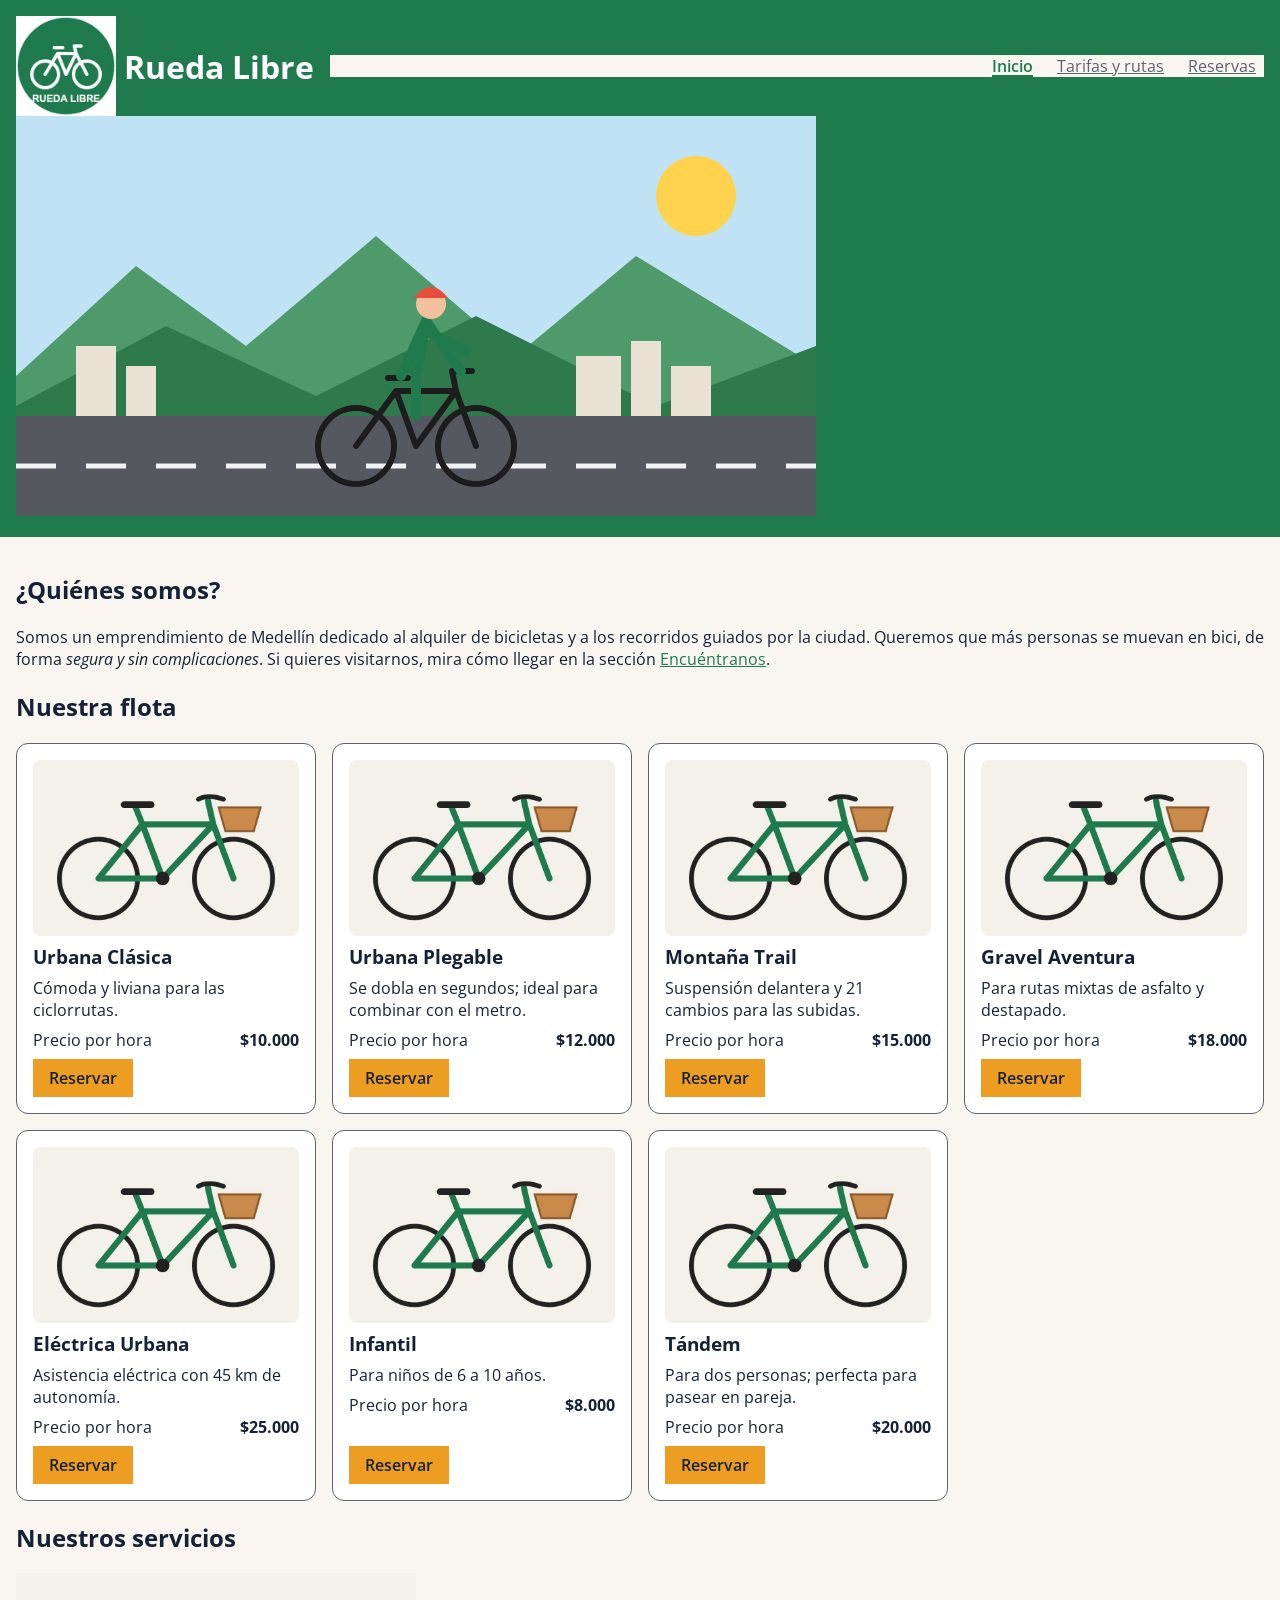
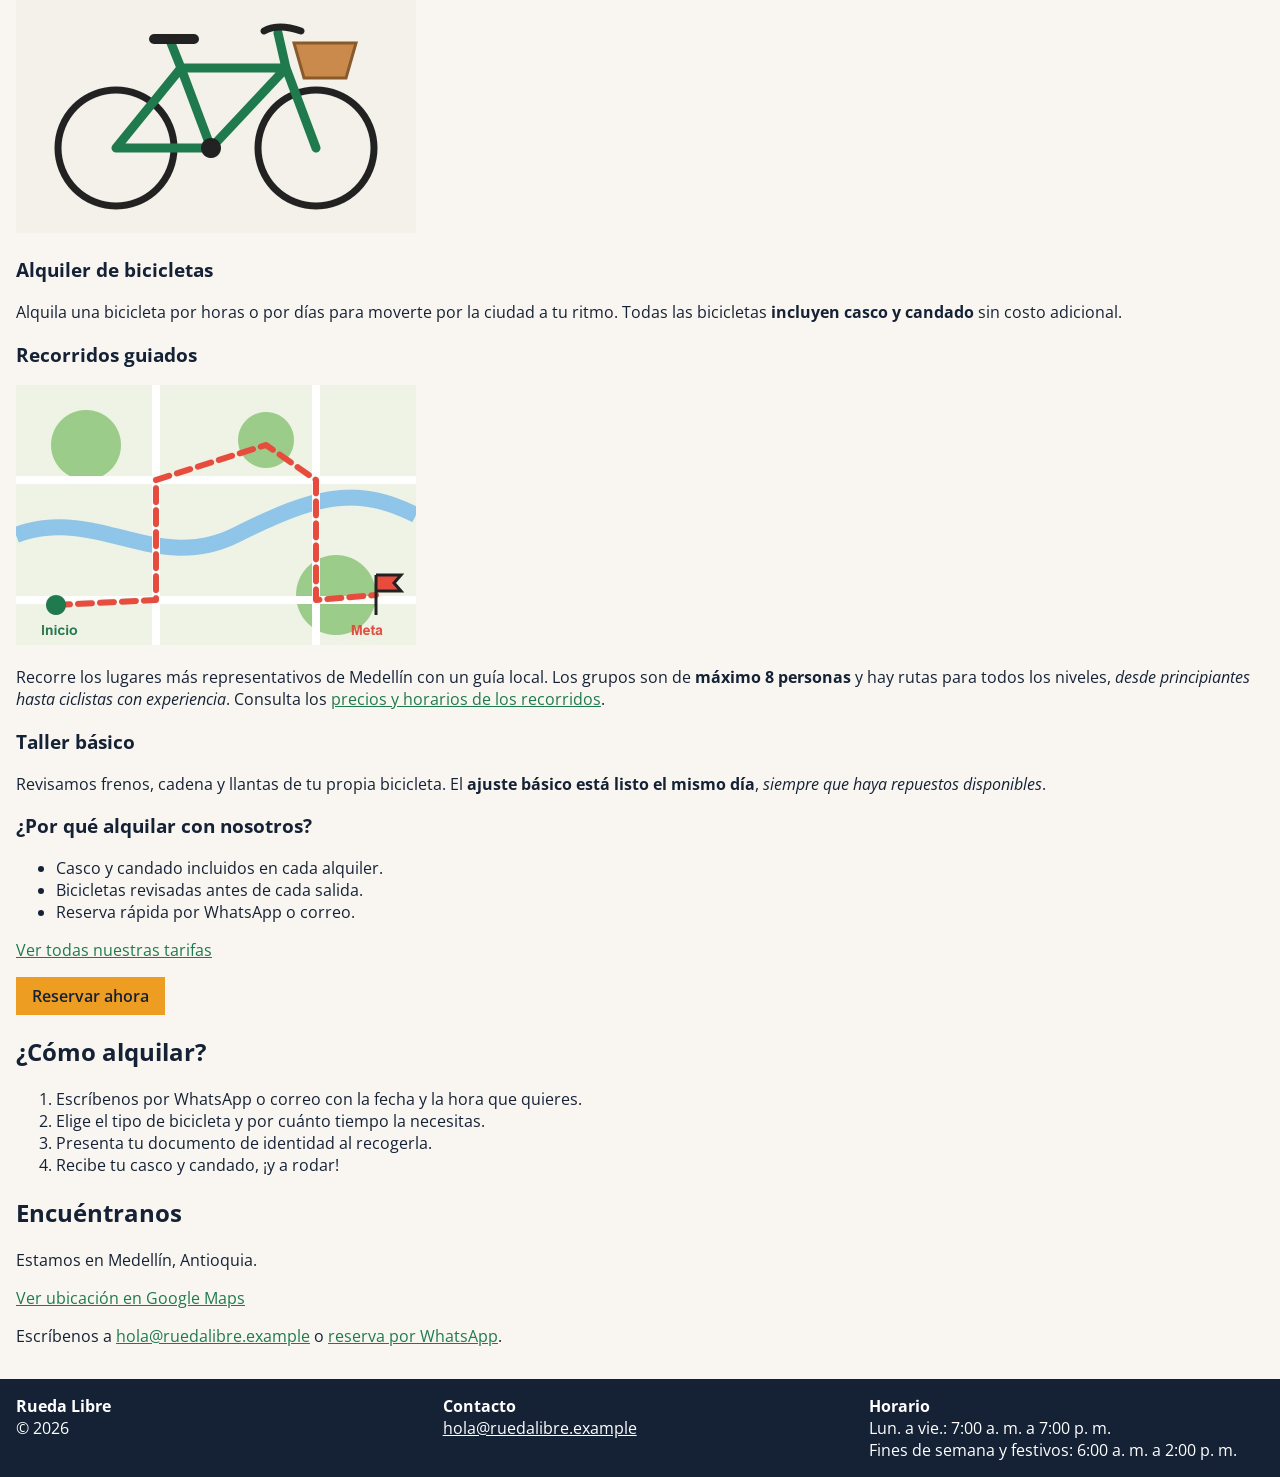
<file: Actividad-dia1-Rueda-Libre/index.html>
<!DOCTYPE html>
<html lang="es">
<head>
  <meta charset="UTF-8">
  <meta name="viewport" content="width=device-width, initial-scale=1.0">
  <meta name="description" content="Rueda Libre: alquiler de bicicletas, recorridos guiados y taller básico en Medellín. Reserva fácil por WhatsApp.">
  <title>Rueda Libre | Alquiler de bicicletas en Medellín</title>
  <link rel="preconnect" href="https://fonts.googleapis.com">
  <link rel="preconnect" href="https://fonts.gstatic.com" crossorigin>
  <link href="https://fonts.googleapis.com/css2?family=Montserrat:wght@700&family=Open+Sans:wght@400;600&display=swap" rel="stylesheet">
  <link rel="stylesheet" href="css/styles.css">
</head>
<body>
  <header>
    <div class="header-layout">
      <div class="brand">
        <img src="img/logo.jpg" alt="Logo de Rueda Libre: una bicicleta blanca dentro de un círculo verde" width="100">
        <h1>Rueda Libre</h1>
      </div>
      <nav aria-label="Navegación principal">
        <ul id="menu">
          <li><a href="index.html" class="activo" aria-current="page">Inicio</a></li>
          <li><a href="paginas/tarifas.html">Tarifas y rutas</a></li>
          <li><a href="paginas/reservas.html">Reservas</a></li>
        </ul>
      </nav>
    </div>
    <img src="img/portada.jpg" alt="Ciclista pedaleando por una calle de Medellín con las montañas de fondo" width="800">
  </header>

  <main>
    <section id="quienes-somos">
      <h2>¿Quiénes somos?</h2>
      <p>
        Somos un emprendimiento de Medellín dedicado al alquiler de bicicletas y a los recorridos guiados por la ciudad.
        Queremos que más personas se muevan en bici, de forma <em>segura y sin complicaciones</em>.
        Si quieres visitarnos, mira cómo llegar en la sección <a href="#encuentranos">Encuéntranos</a>.
      </p>
    </section>

    <section id="flota">
      <h2>Nuestra flota</h2>
      <div class="fleet-grid">
        <article class="bike-card">
          <img src="img/bicicleta.jpg" alt="Bicicleta de alquiler de Rueda Libre" width="800" height="520">
          <h3>Urbana Clásica</h3>
          <p>Cómoda y liviana para las ciclorrutas.</p>
          <p class="bike-price"><span>Precio por hora</span><strong>$10.000</strong></p>
          <a class="cta" href="paginas/reservas.html">Reservar</a>
        </article>
        <article class="bike-card">
          <img src="img/bicicleta.jpg" alt="Bicicleta de alquiler de Rueda Libre" width="800" height="520">
          <h3>Urbana Plegable</h3>
          <p>Se dobla en segundos; ideal para combinar con el metro.</p>
          <p class="bike-price"><span>Precio por hora</span><strong>$12.000</strong></p>
          <a class="cta" href="paginas/reservas.html">Reservar</a>
        </article>
        <article class="bike-card">
          <img src="img/bicicleta.jpg" alt="Bicicleta de alquiler de Rueda Libre" width="800" height="520">
          <h3>Montaña Trail</h3>
          <p>Suspensión delantera y 21 cambios para las subidas.</p>
          <p class="bike-price"><span>Precio por hora</span><strong>$15.000</strong></p>
          <a class="cta" href="paginas/reservas.html">Reservar</a>
        </article>
        <article class="bike-card">
          <img src="img/bicicleta.jpg" alt="Bicicleta de alquiler de Rueda Libre" width="800" height="520">
          <h3>Gravel Aventura</h3>
          <p>Para rutas mixtas de asfalto y destapado.</p>
          <p class="bike-price"><span>Precio por hora</span><strong>$18.000</strong></p>
          <a class="cta" href="paginas/reservas.html">Reservar</a>
        </article>
        <article class="bike-card">
          <img src="img/bicicleta.jpg" alt="Bicicleta de alquiler de Rueda Libre" width="800" height="520">
          <h3>Eléctrica Urbana</h3>
          <p>Asistencia eléctrica con 45 km de autonomía.</p>
          <p class="bike-price"><span>Precio por hora</span><strong>$25.000</strong></p>
          <a class="cta" href="paginas/reservas.html">Reservar</a>
        </article>
        <article class="bike-card">
          <img src="img/bicicleta.jpg" alt="Bicicleta de alquiler de Rueda Libre" width="800" height="520">
          <h3>Infantil</h3>
          <p>Para niños de 6 a 10 años.</p>
          <p class="bike-price"><span>Precio por hora</span><strong>$8.000</strong></p>
          <a class="cta" href="paginas/reservas.html">Reservar</a>
        </article>
        <article class="bike-card">
          <img src="img/bicicleta.jpg" alt="Bicicleta de alquiler de Rueda Libre" width="800" height="520">
          <h3>Tándem</h3>
          <p>Para dos personas; perfecta para pasear en pareja.</p>
          <p class="bike-price"><span>Precio por hora</span><strong>$20.000</strong></p>
          <a class="cta" href="paginas/reservas.html">Reservar</a>
        </article>
      </div>
    </section>

    <section id="servicios">
      <h2>Nuestros servicios</h2>
      <img src="img/bicicleta.jpg" alt="Bicicleta urbana verde con canasta, lista para alquilar" width="400">

      <article>
        <h3>Alquiler de bicicletas</h3>
        <p>
          Alquila una bicicleta por horas o por días para moverte por la ciudad a tu ritmo.
          Todas las bicicletas <strong>incluyen casco y candado</strong> sin costo adicional.
        </p>
      </article>

      <article>
        <h3>Recorridos guiados</h3>
        <img src="img/ruta.jpg" alt="Mapa de una ruta en bicicleta que recorre parques y ciclorrutas de Medellín" width="400">
        <p>
          Recorre los lugares más representativos de Medellín con un guía local.
          Los grupos son de <strong>máximo 8 personas</strong> y hay rutas para todos los niveles, <em>desde principiantes hasta ciclistas con experiencia</em>.
          Consulta los <a href="paginas/tarifas.html#recorridos">precios y horarios de los recorridos</a>.
        </p>
      </article>

      <article>
        <h3>Taller básico</h3>
        <p>
          Revisamos frenos, cadena y llantas de tu propia bicicleta.
          El <strong>ajuste básico está listo el mismo día</strong>, <em>siempre que haya repuestos disponibles</em>.
        </p>
      </article>

      <section>
        <h3>¿Por qué alquilar con nosotros?</h3>
        <ul>
          <li>Casco y candado incluidos en cada alquiler.</li>
          <li>Bicicletas revisadas antes de cada salida.</li>
          <li>Reserva rápida por WhatsApp o correo.</li>
        </ul>
      </section>
      <p><a href="paginas/tarifas.html">Ver todas nuestras tarifas</a></p>
      <p><a class="cta" href="paginas/reservas.html">Reservar ahora</a></p>
    </section>

    <section id="como-alquilar">
      <h2>¿Cómo alquilar?</h2>
      <ol>
        <li>Escríbenos por WhatsApp o correo con la fecha y la hora que quieres.</li>
        <li>Elige el tipo de bicicleta y por cuánto tiempo la necesitas.</li>
        <li>Presenta tu documento de identidad al recogerla.</li>
        <li>Recibe tu casco y candado, ¡y a rodar!</li>
      </ol>
    </section>

    <section id="encuentranos">
      <h2>Encuéntranos</h2>
      <p>Estamos en Medellín, Antioquia.</p>
      <p>
        <a href="https://www.google.com/maps/search/?api=1&amp;query=Medell%C3%ADn%2C+Antioquia" target="_blank" rel="noopener">Ver ubicación en Google Maps</a>
      </p>
      <p>
        Escríbenos a <a href="mailto:hola@ruedalibre.example">hola@ruedalibre.example</a>
        o <a href="https://wa.me/570000000000" target="_blank" rel="noopener">reserva por WhatsApp</a>.
      </p>
    </section>
  </main>

  <footer>
    <div class="footer-section">
      <p><strong>Rueda Libre</strong><br>&copy; 2026</p>
    </div>
    <div class="footer-section">
      <p><strong>Contacto</strong><br><a href="mailto:hola@ruedalibre.example">hola@ruedalibre.example</a></p>
    </div>
    <div class="footer-section">
      <p><strong>Horario</strong><br>Lun. a vie.: 7:00 a. m. a 7:00 p. m.<br>Fines de semana y festivos: 6:00 a. m. a 2:00 p. m.</p>
    </div>
  </footer>
</body>
</html>
</file>
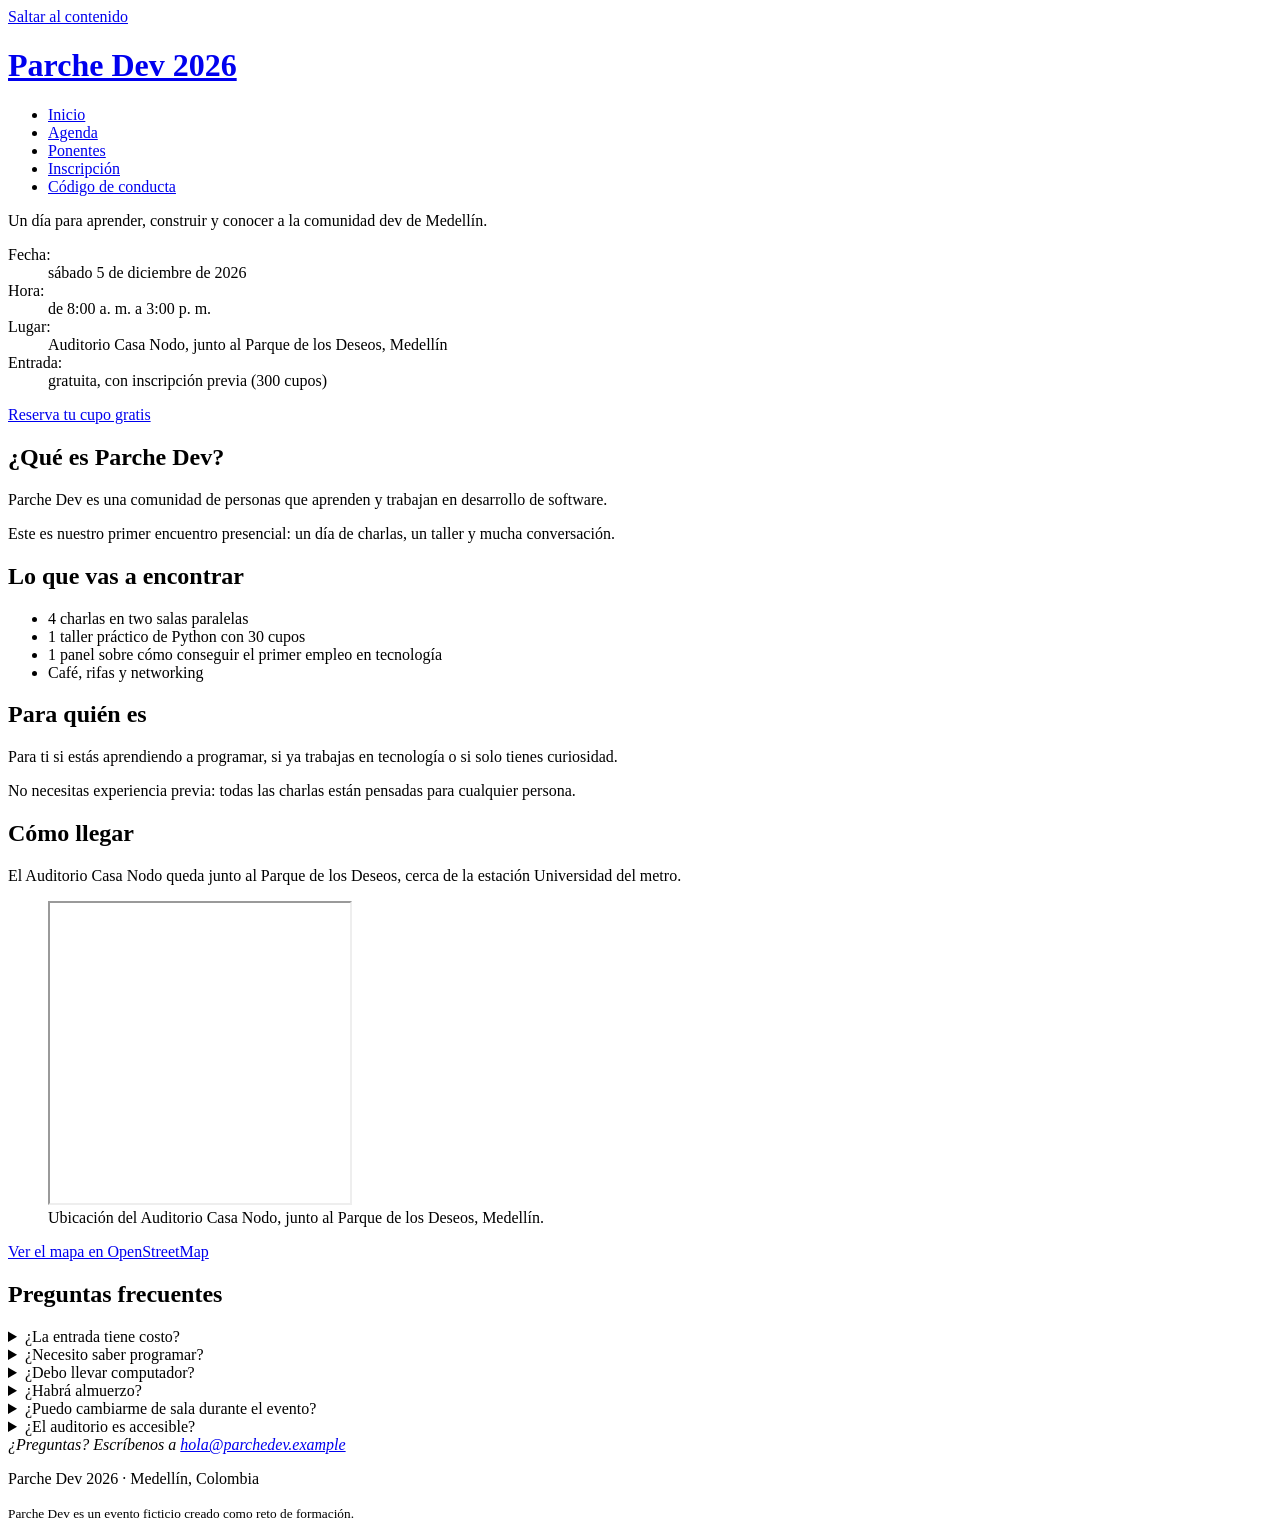
<file: parche-dev/index.html>
<!DOCTYPE html>
<html lang="es">
<head>
  <meta charset="UTF-8">
  <meta name="viewport" content="width=device-width, initial-scale=1.0">
  <title>Parche Dev 2026 · Encuentro de desarrollo de software en Medellín</title>
  <meta name="description" content="Parche Dev 2026 es el encuentro de desarrollo de software en Medellín. Conferencias, talleres y networking para la comunidad tecnológica local.">
</head>
<body>

  <a href="#contenido">Saltar al contenido</a>

  <header>
    <h1>
      <a href="index.html">Parche Dev 2026</a>
    </h1>
    <nav>
      <ul>
        <li><a href="index.html" aria-current="page">Inicio</a></li>
        <li><a href="agenda.html">Agenda</a></li>
        <li><a href="ponentes.html">Ponentes</a></li>
        <li><a href="inscripcion.html">Inscripción</a></li>
        <li><a href="conducta.html">Código de conducta</a></li>
      </ul>
    </nav>
  </header>

  <main id="contenido">
    
    <section>
      <p>Un día para aprender, construir y conocer a la comunidad dev de Medellín.</p>

      <dl>
        <dt>Fecha:</dt>
        <dd><time datetime="2026-12-05">sábado 5 de diciembre de 2026</time></dd>

        <dt>Hora:</dt>
        <dd>de 8:00 a. m. a 3:00 p. m.</dd>

        <dt>Lugar:</dt>
        <dd>Auditorio Casa Nodo, junto al Parque de los Deseos, Medellín</dd>

        <dt>Entrada:</dt>
        <dd>gratuita, con inscripción previa (300 cupos)</dd>
      </dl>

      <p>
        <a href="inscripcion.html">Reserva tu cupo gratis</a>
      </p>
    </section>


    <section>
      <h2>¿Qué es Parche Dev?</h2>
      <p>Parche Dev es una comunidad de personas que aprenden y trabajan en desarrollo de software.</p>
      <p>Este es nuestro primer encuentro presencial: un día de charlas, un taller y mucha conversación.</p>
    </section>


    <section>
      <h2>Lo que vas a encontrar</h2>
      <ul>
        <li>4 charlas en two salas paralelas</li>
        <li>1 taller práctico de Python con 30 cupos</li>
        <li>1 panel sobre cómo conseguir el primer empleo en tecnología</li>
        <li>Café, rifas y networking</li>
      </ul>
    </section>

    <section>
      <h2>Para quién es</h2>
      <p>Para ti si estás aprendiendo a programar, si ya trabajas en tecnología o si solo tienes curiosidad.</p>
      <p>No necesitas experiencia previa: todas las charlas están pensadas para cualquier persona.</p>
    </section>

    <section>
      <h2>Cómo llegar</h2>
      <p>El Auditorio Casa Nodo queda junto al Parque de los Deseos, cerca de la estación Universidad del metro.</p>
      
      <figure>
        <iframe 
          src="https://www.openstreetmap.org/export/embed.html?bbox=-75.5685%2C6.267%2C-75.5645%2C6.271&amp;layer=mapnik" 
          width="300" 
          height="300" 
          title="Mapa de ubicación de Auditorio Casa Nodo, Parque de los Deseos, Medellín" 
          loading="lazy">
        </iframe>
        <figcaption>Ubicación del Auditorio Casa Nodo, junto al Parque de los Deseos, Medellín.</figcaption>
      </figure>

      <p>
        <a href="https://www.openstreetmap.org/?mlat=6.269&amp;mlon=-75.566#map=17/6.269/-75.566" target="_blank" rel="noopener">Ver el mapa en OpenStreetMap</a>
      </p>
    </section>


    <section>
      <h2>Preguntas frecuentes</h2>

      <details>
        <summary>¿La entrada tiene costo?</summary>
        <p>No. Parche Dev es gratuito, pero necesitas inscribirte para reservar tu cupo.</p>
      </details>

      <details>
        <summary>¿Necesito saber programar?</summary>
        <p>No. Todas las charlas están pensadas para que cualquier persona pueda seguirlas.</p>
      </details>

      <details>
        <summary>¿Debo llevar computador?</summary>
        <p>Solo si te inscribes al taller de Python. Para las charlas no lo necesitas.</p>
      </details>

      <details>
        <summary>¿Habrá almuerzo?</summary>
        <p>El almuerzo es libre y cerca del auditorio hay opciones para todos los presupuestos.</p>
      </details>

      <details>
        <summary>¿Puedo cambiarme de sala durante el evento?</summary>
        <p>Sí, puedes moverte entre salas cuando quieras. La excepción es el taller, que tiene cupo limitado.</p>
      </details>

      <details>
        <summary>¿El auditorio es accesible?</summary>
        <p>Sí: tiene rampas, ascensor y baños accesibles. Si necesitas apoyo, escríbenos a <a href="mailto:hola@parchedev.example">hola@parchedev.example</a>.</p>
      </details>
    </section>
  </main>

  <footer>
    <address>
      ¿Preguntas? Escríbenos a <a href="mailto:hola@parchedev.example">hola@parchedev.example</a>
    </address>
    <p>Parche Dev 2026 · Medellín, Colombia</p>
    <p><small>Parche Dev es un evento ficticio creado como reto de formación.</small></p>
  </footer>

</body>
</html>
</file>
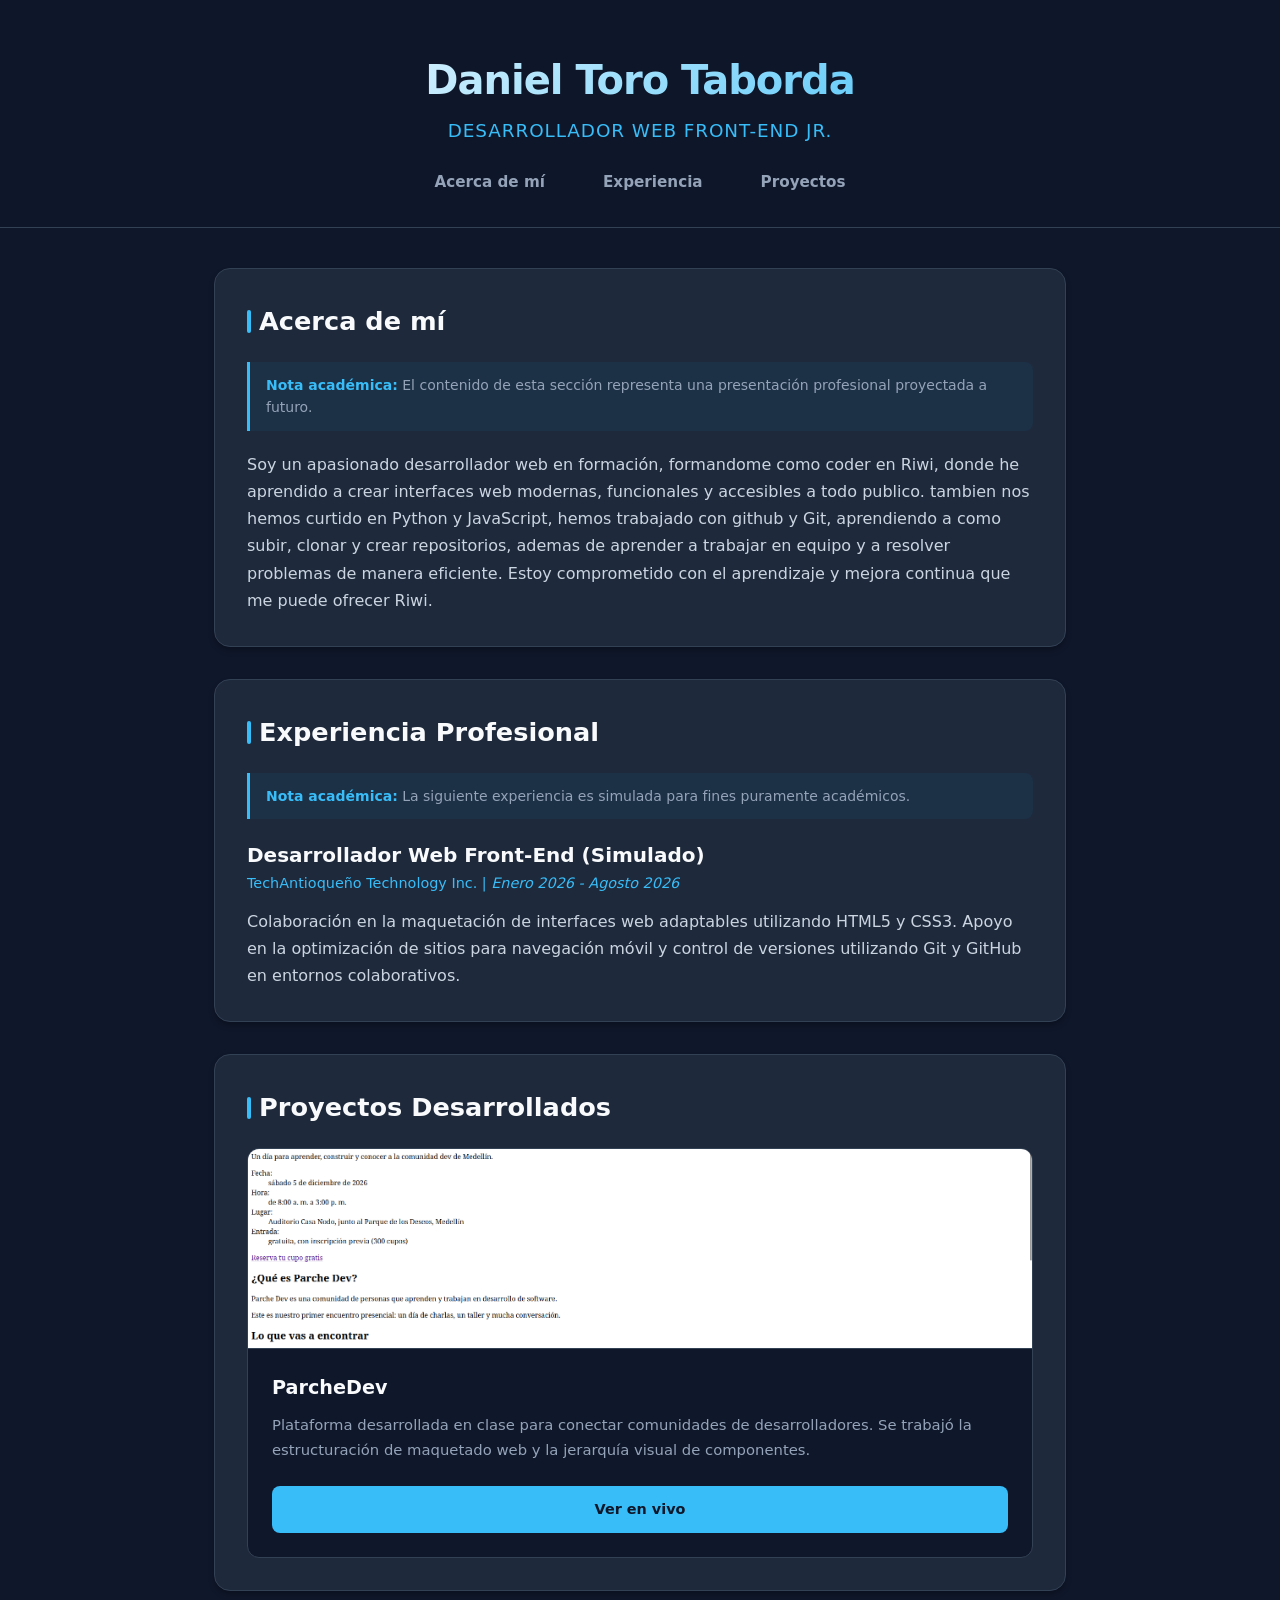
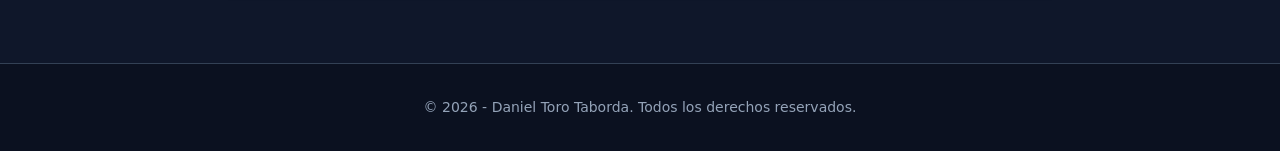
<file: Portafolio/index.html>
<!DOCTYPE html>
<html lang="es">
<head>
    <meta charset="UTF-8">
    <meta name="viewport" content="width=device-width, initial-scale=1.0">
    <title>Portafolio | Desarrollador Web</title>
    <link rel="stylesheet" href="css/styles.css">
</head>
<body>


    <header>
        <div class="header-container">
            <h1>Daniel Toro Taborda</h1>
            <p class="subtitle">Desarrollador Web Front-End Jr.</p>
            <nav>
                <ul>
                    <li><a href="#acerca-de">Acerca de mí</a></li>
                    <li><a href="#experiencia">Experiencia</a></li>
                    <li><a href="#proyectos">Proyectos</a></li>
                </ul>
            </nav>
        </div>
    </header>

    <main>

        <section id="acerca-de" class="card-section">
            <h2>Acerca de mí</h2>
            <div class="academic-note">
                <strong>Nota académica:</strong> El contenido de esta sección representa una presentación profesional proyectada a futuro.
            </div>
            <p>
                Soy un apasionado desarrollador web en formación, formandome como coder en Riwi, donde he aprendido a crear interfaces web modernas, funcionales y accesibles a todo publico. tambien nos hemos curtido en Python y JavaScript, hemos trabajado con github y Git, aprendiendo a como subir, clonar y crear repositorios, ademas de aprender a trabajar en equipo y a resolver problemas de manera eficiente. Estoy comprometido con el aprendizaje y mejora continua que me puede ofrecer Riwi.
            </p>
        </section>

        <section id="experiencia" class="card-section">
            <h2>Experiencia Profesional</h2>
            <div class="academic-note">
                <strong>Nota académica:</strong> La siguiente experiencia es simulada para fines puramente académicos.
            </div>
            <article class="experience-item">
                <h3>Desarrollador Web Front-End (Simulado)</h3>
                <p class="company">TechAntioqueño Technology Inc. | <em>Enero 2026 - Agosto 2026</em></p>
                <p>
                    Colaboración en la maquetación de interfaces web adaptables utilizando HTML5 y CSS3. Apoyo en la optimización de sitios para navegación móvil y control de versiones utilizando Git y GitHub en entornos colaborativos.
                </p>
            </article>
        </section>

   
        <section id="proyectos" class="card-section">
            <h2>Proyectos Desarrollados</h2>
            <div class="projects-grid">
                
                <!-- Proyecto 1: ParcheDev -->
                <article class="project-card">
                    <img src="img/parchedev.jpg" alt="Captura de pantalla de la plataforma ParcheDev">
                    <div class="project-content">
                        <h3>ParcheDev</h3>
                        <p>
                            Plataforma desarrollada en clase para conectar comunidades de desarrolladores. Se trabajó la estructuración de maquetado web y la jerarquía visual de componentes.
                        </p>
                        <a href="https://danitoro02t.github.io/Repositorio-HTML-CSS/#contenido" target="_blank" rel="noopener noreferrer" class="btn-live">Ver en vivo</a>
                    </div>
                </article>

        </section>
    </main>
    <footer>
        <p>&copy; 2026 - Daniel Toro Taborda. Todos los derechos reservados.</p>
    </footer>

</body>
</html>
</file>
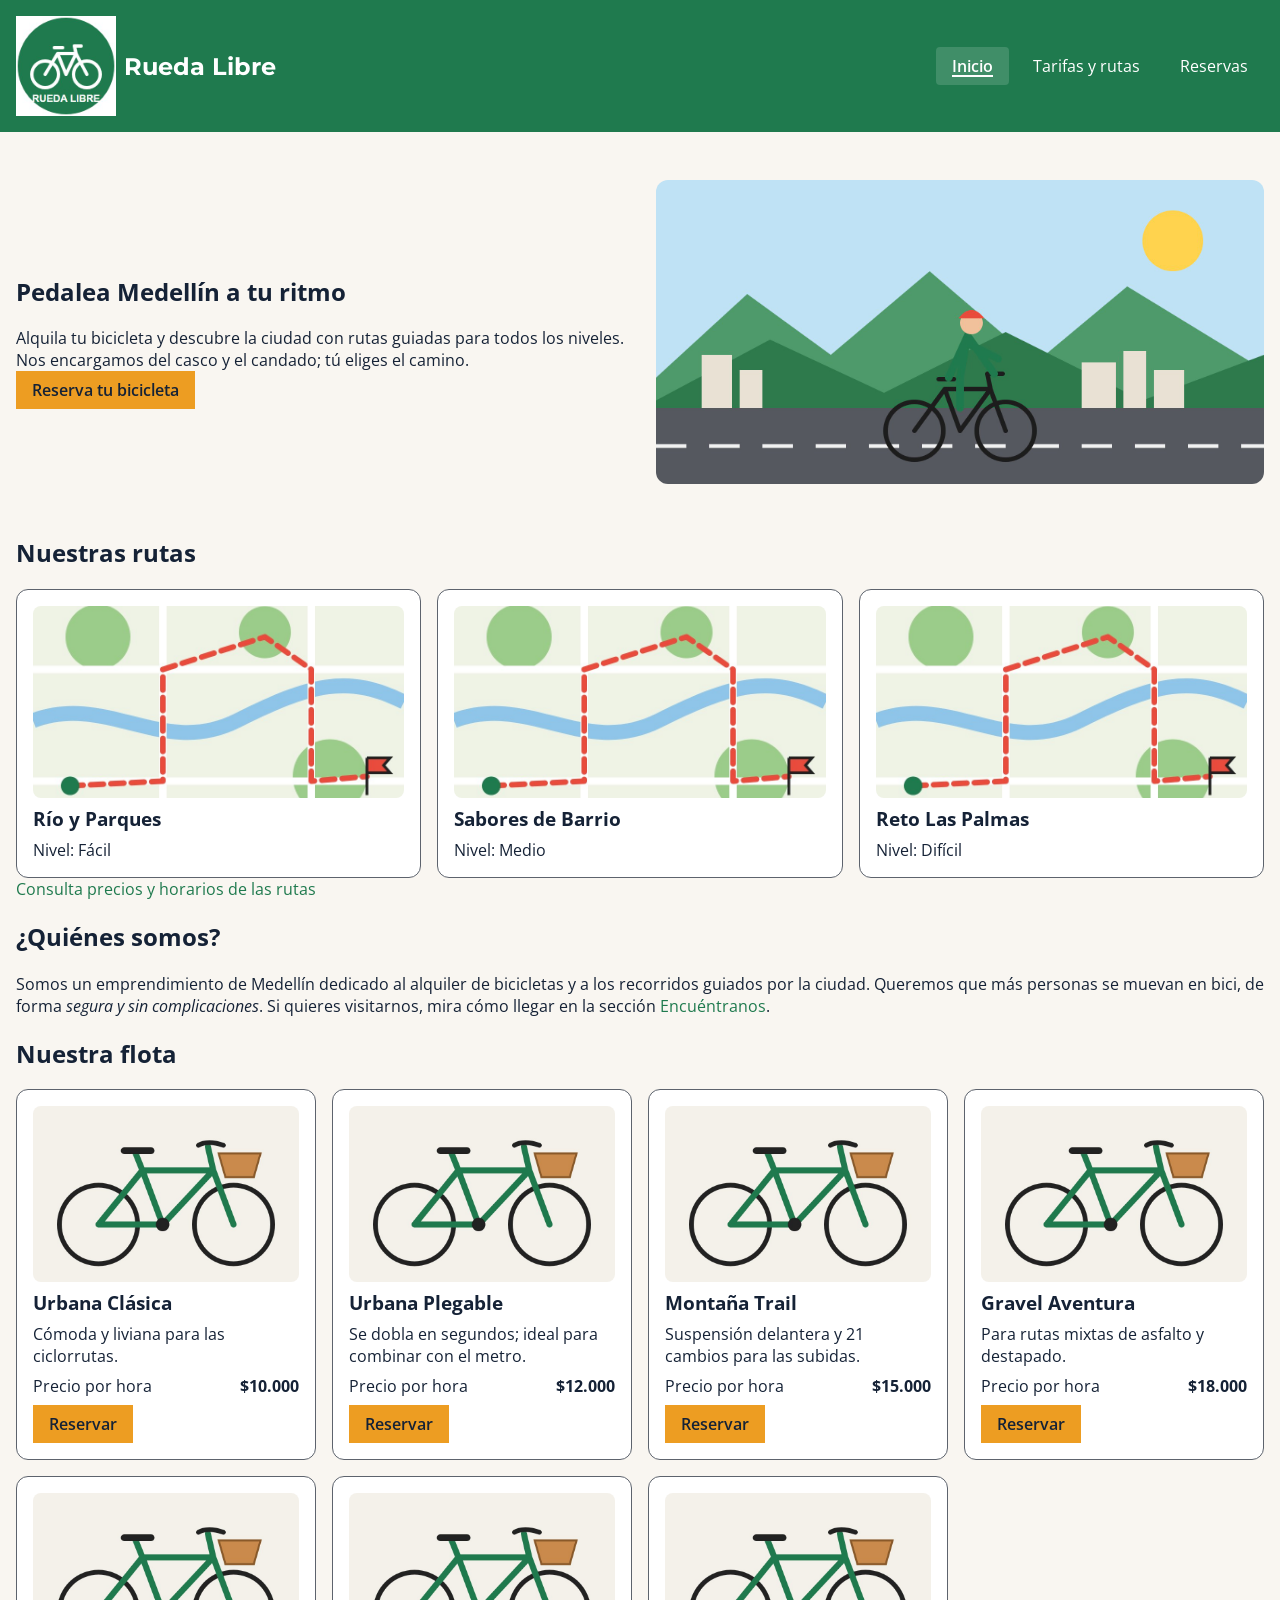
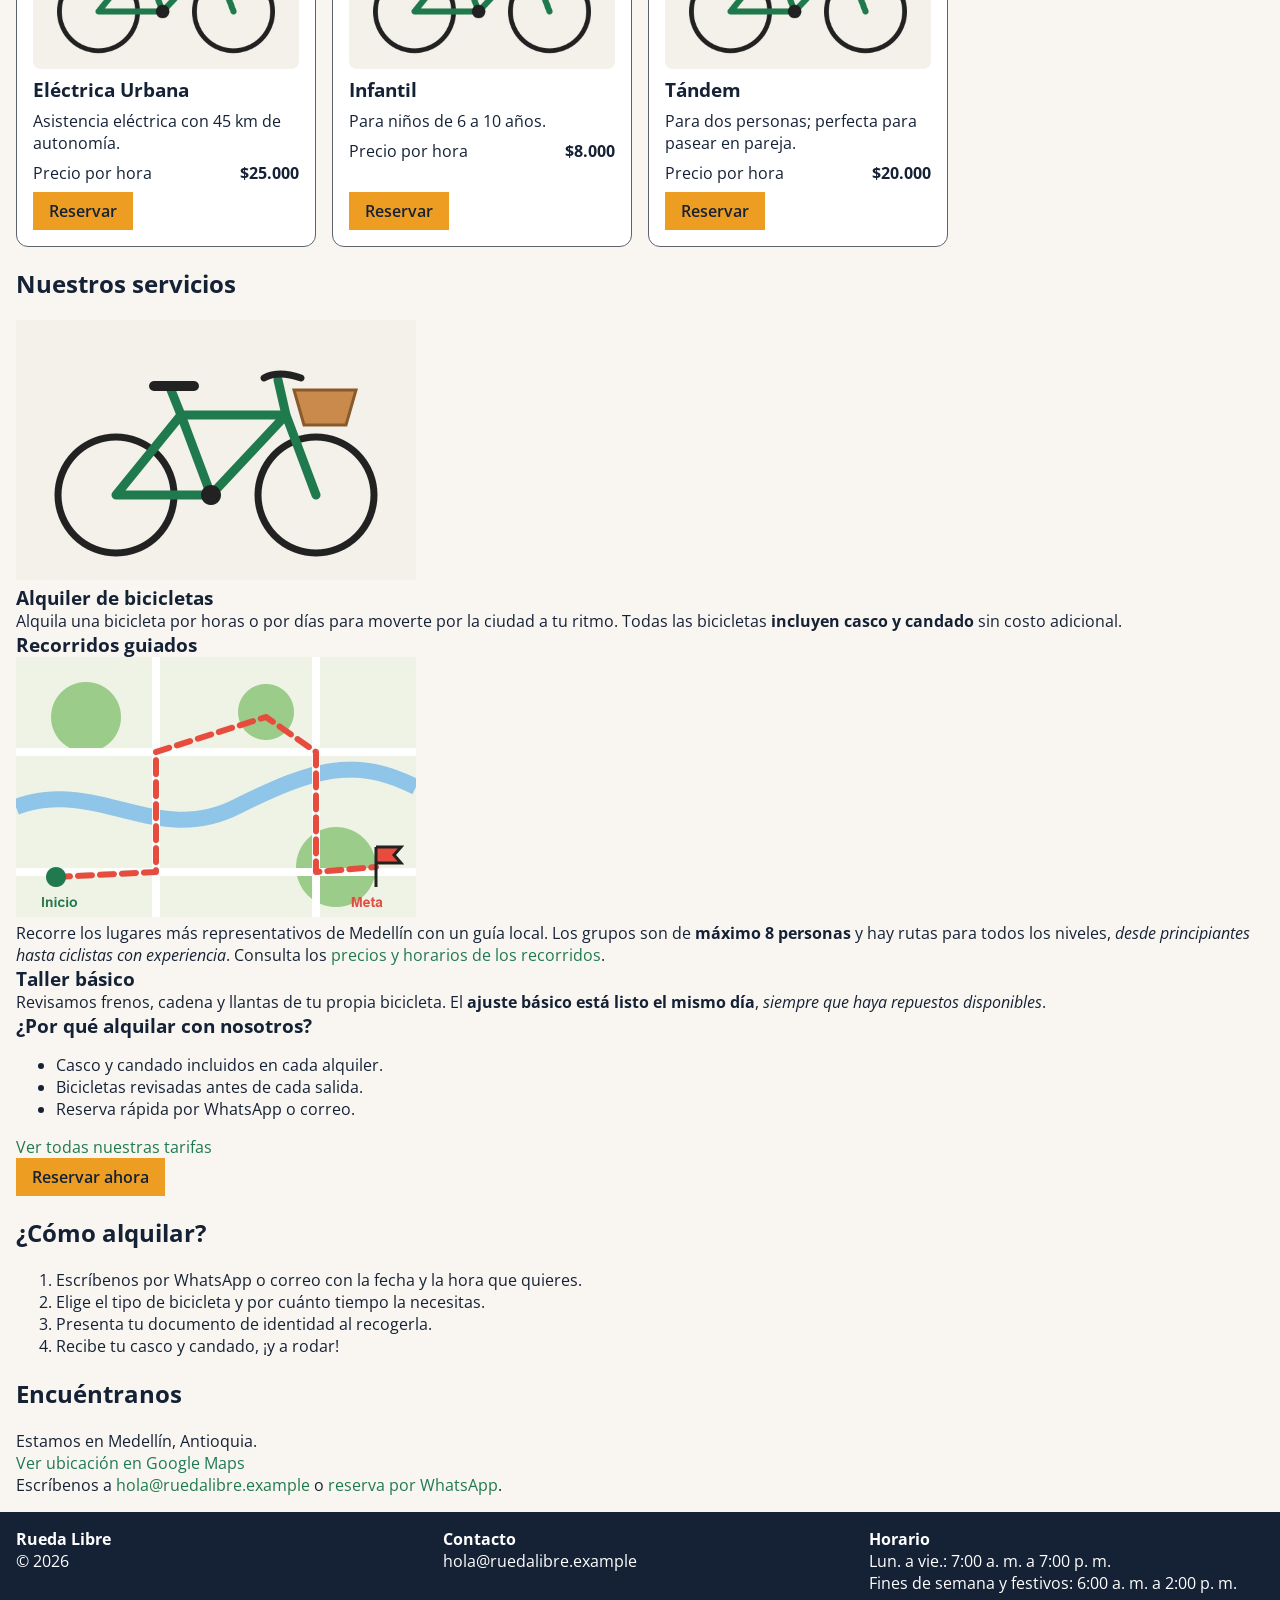
<file: Rueda-Libre/index.html>
<!DOCTYPE html>
<html lang="es">
<head>
  <meta charset="UTF-8">
  <meta name="viewport" content="width=device-width, initial-scale=1.0">
  <meta name="description" content="Rueda Libre: alquiler de bicicletas, recorridos guiados y taller básico en Medellín. Reserva fácil por WhatsApp.">
  <title>Rueda Libre | Alquiler de bicicletas en Medellín</title>
  <link rel="preconnect" href="https://fonts.googleapis.com">
  <link rel="preconnect" href="https://fonts.gstatic.com" crossorigin>
  <link href="https://fonts.googleapis.com/css2?family=Montserrat:wght@700&family=Open+Sans:wght@400;600&display=swap" rel="stylesheet">
  <link rel="stylesheet" href="css/styles.css">
</head>
<body>
  <header>
    <div class="header-layout">
      <div class="brand">
        <img src="img/logo.jpg" alt="Logo de Rueda Libre: una bicicleta blanca dentro de un círculo verde" width="100">
        <h1>Rueda Libre</h1>
      </div>
      <nav aria-label="Navegación principal">
        <ul id="menu">
          <li><a href="index.html" class="activo" aria-current="page">Inicio</a></li>
          <li><a href="paginas/tarifas.html">Tarifas y rutas</a></li>
          <li><a href="paginas/reservas.html">Reservas</a></li>
        </ul>
      </nav>
    </div>
  </header>

  <main>
    <section id="portada" class="hero-layout">
      <div class="hero-copy">
        <h2>Pedalea Medellín a tu ritmo</h2>
        <p>
          Alquila tu bicicleta y descubre la ciudad con rutas guiadas para todos los niveles.
          Nos encargamos del casco y el candado; tú eliges el camino.
        </p>
        <a class="cta" href="paginas/reservas.html">Reserva tu bicicleta</a>
      </div>
      <img class="hero-image" src="img/portada.jpg" alt="Ciclista pedaleando por una calle de Medellín con las montañas de fondo" width="800">
    </section>

    <section id="rutas">
      <h2>Nuestras rutas</h2>
      <div class="route-grid">
        <article class="route-card">
          <img src="img/ruta.jpg" alt="Mapa de la ruta Río y Parques por Medellín" width="400">
          <h3>Río y Parques</h3>
          <p>Nivel: Fácil</p>
        </article>
        <article class="route-card">
          <img src="img/ruta.jpg" alt="Mapa de la ruta Sabores de Barrio por Medellín" width="400">
          <h3>Sabores de Barrio</h3>
          <p>Nivel: Medio</p>
        </article>
        <article class="route-card">
          <img src="img/ruta.jpg" alt="Mapa del reto Las Palmas en Medellín" width="400">
          <h3>Reto Las Palmas</h3>
          <p>Nivel: Difícil</p>
        </article>
      </div>
      <p><a href="paginas/tarifas.html#recorridos">Consulta precios y horarios de las rutas</a></p>
    </section>

    <section id="quienes-somos">
      <h2>¿Quiénes somos?</h2>
      <p>
        Somos un emprendimiento de Medellín dedicado al alquiler de bicicletas y a los recorridos guiados por la ciudad.
        Queremos que más personas se muevan en bici, de forma <em>segura y sin complicaciones</em>.
        Si quieres visitarnos, mira cómo llegar en la sección <a href="#encuentranos">Encuéntranos</a>.
      </p>
    </section>

    <section id="flota">
      <h2>Nuestra flota</h2>
      <div class="fleet-grid">
        <article class="bike-card">
          <img src="img/bicicleta.jpg" alt="Bicicleta de alquiler de Rueda Libre" width="800" height="520">
          <h3>Urbana Clásica</h3>
          <p>Cómoda y liviana para las ciclorrutas.</p>
          <p class="bike-price"><span>Precio por hora</span><strong>$10.000</strong></p>
          <a class="cta" href="paginas/reservas.html">Reservar</a>
        </article>
        <article class="bike-card">
          <img src="img/bicicleta.jpg" alt="Bicicleta de alquiler de Rueda Libre" width="800" height="520">
          <h3>Urbana Plegable</h3>
          <p>Se dobla en segundos; ideal para combinar con el metro.</p>
          <p class="bike-price"><span>Precio por hora</span><strong>$12.000</strong></p>
          <a class="cta" href="paginas/reservas.html">Reservar</a>
        </article>
        <article class="bike-card">
          <img src="img/bicicleta.jpg" alt="Bicicleta de alquiler de Rueda Libre" width="800" height="520">
          <h3>Montaña Trail</h3>
          <p>Suspensión delantera y 21 cambios para las subidas.</p>
          <p class="bike-price"><span>Precio por hora</span><strong>$15.000</strong></p>
          <a class="cta" href="paginas/reservas.html">Reservar</a>
        </article>
        <article class="bike-card">
          <img src="img/bicicleta.jpg" alt="Bicicleta de alquiler de Rueda Libre" width="800" height="520">
          <h3>Gravel Aventura</h3>
          <p>Para rutas mixtas de asfalto y destapado.</p>
          <p class="bike-price"><span>Precio por hora</span><strong>$18.000</strong></p>
          <a class="cta" href="paginas/reservas.html">Reservar</a>
        </article>
        <article class="bike-card">
          <img src="img/bicicleta.jpg" alt="Bicicleta de alquiler de Rueda Libre" width="800" height="520">
          <h3>Eléctrica Urbana</h3>
          <p>Asistencia eléctrica con 45 km de autonomía.</p>
          <p class="bike-price"><span>Precio por hora</span><strong>$25.000</strong></p>
          <a class="cta" href="paginas/reservas.html">Reservar</a>
        </article>
        <article class="bike-card">
          <img src="img/bicicleta.jpg" alt="Bicicleta de alquiler de Rueda Libre" width="800" height="520">
          <h3>Infantil</h3>
          <p>Para niños de 6 a 10 años.</p>
          <p class="bike-price"><span>Precio por hora</span><strong>$8.000</strong></p>
          <a class="cta" href="paginas/reservas.html">Reservar</a>
        </article>
        <article class="bike-card">
          <img src="img/bicicleta.jpg" alt="Bicicleta de alquiler de Rueda Libre" width="800" height="520">
          <h3>Tándem</h3>
          <p>Para dos personas; perfecta para pasear en pareja.</p>
          <p class="bike-price"><span>Precio por hora</span><strong>$20.000</strong></p>
          <a class="cta" href="paginas/reservas.html">Reservar</a>
        </article>
      </div>
    </section>

    <section id="servicios">
      <h2>Nuestros servicios</h2>
      <img src="img/bicicleta.jpg" alt="Bicicleta urbana verde con canasta, lista para alquilar" width="400">

      <article>
        <h3>Alquiler de bicicletas</h3>
        <p>
          Alquila una bicicleta por horas o por días para moverte por la ciudad a tu ritmo.
          Todas las bicicletas <strong>incluyen casco y candado</strong> sin costo adicional.
        </p>
      </article>

      <article>
        <h3>Recorridos guiados</h3>
        <img src="img/ruta.jpg" alt="Mapa de una ruta en bicicleta que recorre parques y ciclorrutas de Medellín" width="400">
        <p>
          Recorre los lugares más representativos de Medellín con un guía local.
          Los grupos son de <strong>máximo 8 personas</strong> y hay rutas para todos los niveles, <em>desde principiantes hasta ciclistas con experiencia</em>.
          Consulta los <a href="paginas/tarifas.html#recorridos">precios y horarios de los recorridos</a>.
        </p>
      </article>

      <article>
        <h3>Taller básico</h3>
        <p>
          Revisamos frenos, cadena y llantas de tu propia bicicleta.
          El <strong>ajuste básico está listo el mismo día</strong>, <em>siempre que haya repuestos disponibles</em>.
        </p>
      </article>

      <section>
        <h3>¿Por qué alquilar con nosotros?</h3>
        <ul>
          <li>Casco y candado incluidos en cada alquiler.</li>
          <li>Bicicletas revisadas antes de cada salida.</li>
          <li>Reserva rápida por WhatsApp o correo.</li>
        </ul>
      </section>
      <p><a href="paginas/tarifas.html">Ver todas nuestras tarifas</a></p>
      <p><a class="cta" href="paginas/reservas.html">Reservar ahora</a></p>
    </section>

    <section id="como-alquilar">
      <h2>¿Cómo alquilar?</h2>
      <ol>
        <li>Escríbenos por WhatsApp o correo con la fecha y la hora que quieres.</li>
        <li>Elige el tipo de bicicleta y por cuánto tiempo la necesitas.</li>
        <li>Presenta tu documento de identidad al recogerla.</li>
        <li>Recibe tu casco y candado, ¡y a rodar!</li>
      </ol>
    </section>

    <section id="encuentranos">
      <h2>Encuéntranos</h2>
      <p>Estamos en Medellín, Antioquia.</p>
      <p>
        <a href="https://www.google.com/maps/search/?api=1&amp;query=Medell%C3%ADn%2C+Antioquia" target="_blank" rel="noopener">Ver ubicación en Google Maps</a>
      </p>
      <p>
        Escríbenos a <a href="mailto:hola@ruedalibre.example">hola@ruedalibre.example</a>
        o <a href="https://wa.me/570000000000" target="_blank" rel="noopener">reserva por WhatsApp</a>.
      </p>
    </section>
  </main>

  <footer>
    <div class="footer-section">
      <p><strong>Rueda Libre</strong><br>&copy; 2026</p>
    </div>
    <address class="footer-section">
      <p><strong>Contacto</strong><br><a href="mailto:hola@ruedalibre.example">hola@ruedalibre.example</a></p>
    </address>
    <div class="footer-section">
      <p><strong>Horario</strong><br>Lun. a vie.: 7:00 a. m. a 7:00 p. m.<br>Fines de semana y festivos: 6:00 a. m. a 2:00 p. m.</p>
    </div>
  </footer>
</body>
</html>
</file>
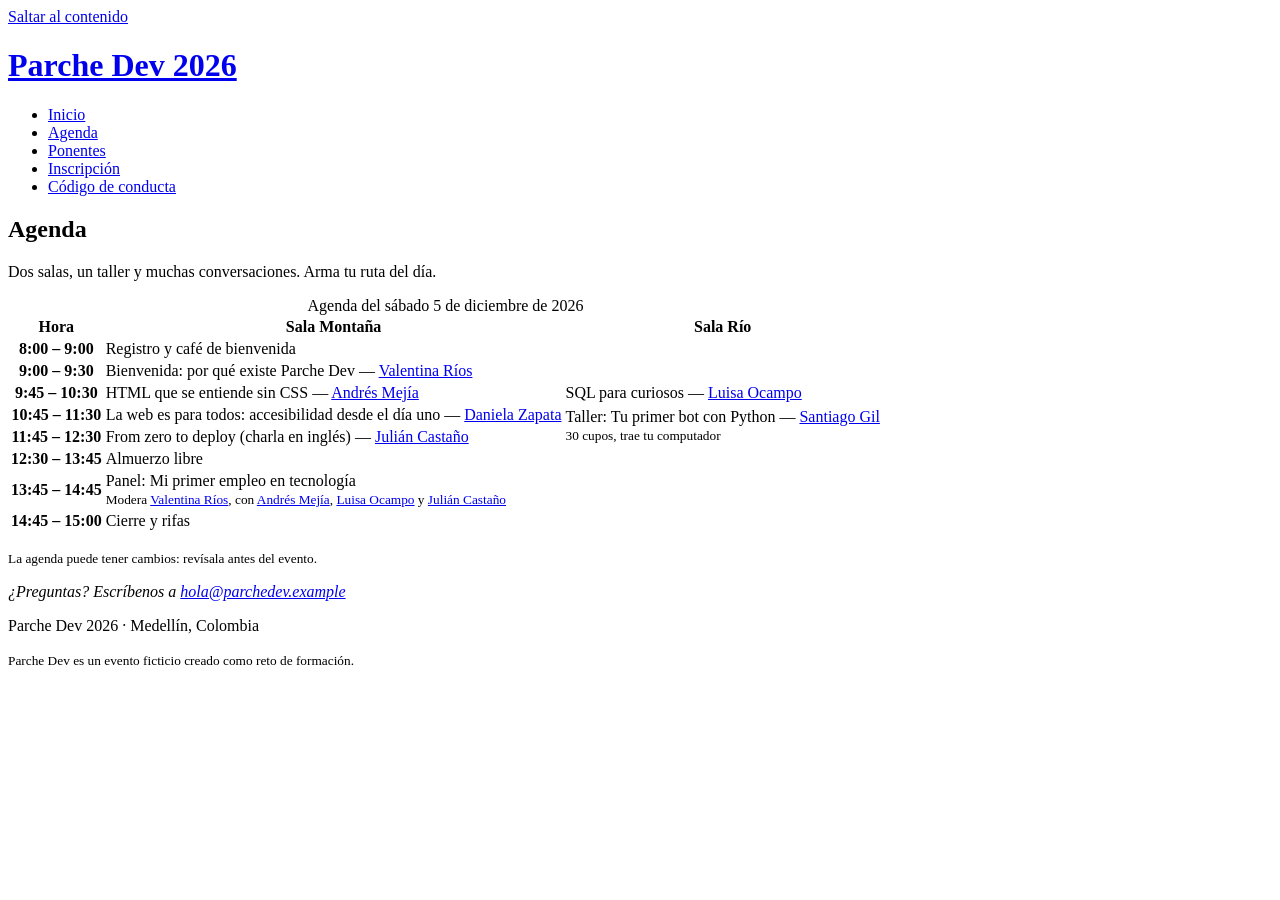
<file: parche-dev/agenda.html>
<!DOCTYPE html>
<html lang="es">
<head>
  <meta charset="UTF-8">
  <meta name="viewport" content="width=device-width, initial-scale=1.0">
  <title>Agenda · Parche Dev 2026</title>
  <meta name="description" content="Consulta la programación oficial de charlas, talleres y conferencias de Parche Dev 2026 en Medellín.">
</head>
<body>

  <a href="#contenido">Saltar al contenido</a>

  <header>
    <h1>
      <a href="index.html">Parche Dev 2026</a>
    </h1>
    <nav>
      <ul>
        <li><a href="index.html">Inicio</a></li>
        <li><a href="agenda.html" aria-current="page">Agenda</a></li>
        <li><a href="ponentes.html">Ponentes</a></li>
        <li><a href="inscripcion.html">Inscripción</a></li>
        <li><a href="conducta.html">Código de conducta</a></li>
      </ul>
    </nav>
  </header>

  <main id="contenido">
    <section>
      <h2>Agenda</h2>
      <p>Dos salas, un taller y muchas conversaciones. Arma tu ruta del día.</p>

      <table>
        <caption>Agenda del sábado 5 de diciembre de 2026</caption>
        <thead>
          <tr>
            <th scope="col">Hora</th>
            <th scope="col">Sala Montaña</th>
            <th scope="col">Sala Río</th>
          </tr>
        </thead>
        <tbody>
          <tr>
            <th scope="row"><time datetime="08:00">8:00</time> – <time datetime="09:00">9:00</time></th>
            <td colspan="2">Registro y café de bienvenida</td>
          </tr>
          <tr>
            <th scope="row"><time datetime="09:00">9:00</time> – <time datetime="09:30">9:30</time></th>
            <td colspan="2" id="bienvenida">
              Bienvenida: por qué existe Parche Dev — <a href="ponentes.html#valentina-rios">Valentina Ríos</a>
            </td>
          </tr>
          <tr>
            <th scope="row"><time datetime="09:45">9:45</time> – <time datetime="10:30">10:30</time></th>
            <td id="charla-html">
              HTML que se entiende sin CSS — <a href="ponentes.html#andres-mejia">Andrés Mejía</a>
            </td>
            <td id="charla-sql">
              SQL para curiosos — <a href="ponentes.html#luisa-ocampo">Luisa Ocampo</a>
            </td>
          </tr>
          <tr>
            <th scope="row"><time datetime="10:45">10:45</time> – <time datetime="11:30">11:30</time></th>
            <td id="charla-accesibilidad">
              La web es para todos: accesibilidad desde el día uno — <a href="ponentes.html#daniela-zapata">Daniela Zapata</a>
            </td>
            <td rowspan="2" id="taller-python">
              Taller: Tu primer bot con Python — <a href="ponentes.html#santiago-gil">Santiago Gil</a><br>
              <small>30 cupos, trae tu computador</small>
            </td>
          </tr>
          <tr>
            <th scope="row"><time datetime="11:45">11:45</time> – <time datetime="12:30">12:30</time></th>
            <td id="charla-deploy">
              <span lang="en">From zero to deploy</span> (charla en inglés) — <a href="ponentes.html#julian-castano">Julián Castaño</a>
            </td>
          </tr>
          <tr>
            <th scope="row"><time datetime="12:30">12:30</time> – <time datetime="13:45">13:45</time></th>
            <td colspan="2">Almuerzo libre</td>
          </tr>
          <tr>
            <th scope="row"><time datetime="13:45">13:45</time> – <time datetime="14:45">14:45</time></th>
            <td colspan="2" id="panel">
              Panel: Mi primer empleo en tecnología<br>
              <small>Modera <a href="ponentes.html#valentina-rios">Valentina Ríos</a>, con <a href="ponentes.html#andres-mejia">Andrés Mejía</a>, <a href="ponentes.html#luisa-ocampo">Luisa Ocampo</a> y <a href="ponentes.html#julian-castano">Julián Castaño</a></small>
            </td>
          </tr>
          <tr>
            <th scope="row"><time datetime="14:45">14:45</time> – <time datetime="15:00">15:00</time></th>
            <td colspan="2">Cierre y rifas</td>
          </tr>
        </tbody>
      </table>

      <p><small>La agenda puede tener cambios: revísala antes del evento.</small></p>
    </section>
  </main>

  <footer>
    <address>
      ¿Preguntas? Escríbenos a <a href="mailto:hola@parchedev.example">hola@parchedev.example</a>
    </address>
    <p>Parche Dev 2026 · Medellín, Colombia</p>
    <p><small>Parche Dev es un evento ficticio creado como reto de formación.</small></p>
  </footer>

</body>
</html>
</file>
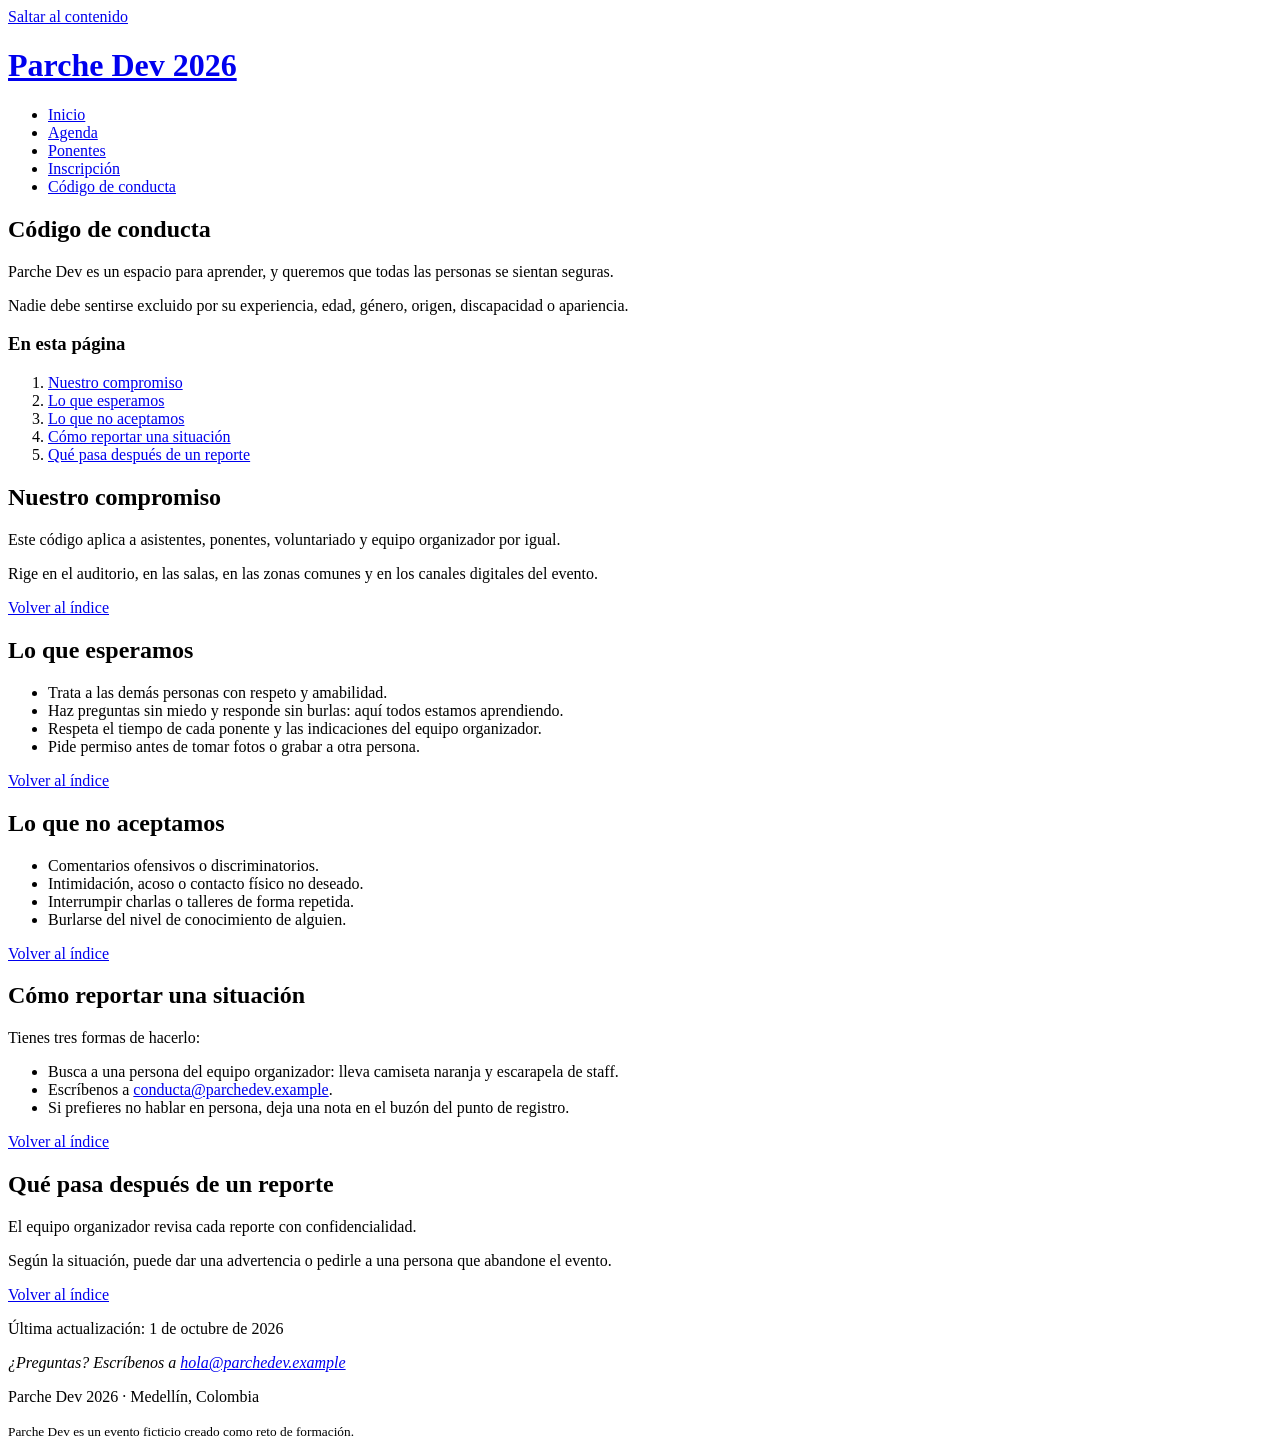
<file: parche-dev/conducta.html>
<!DOCTYPE html>
<html lang="es">
<head>
  <meta charset="UTF-8">
  <meta name="viewport" content="width=device-width, initial-scale=1.0">
  <title>Código de conducta · Parche Dev 2026</title>
  <meta name="description" content="Conoce el código de conducta de Parche Dev 2026 para garantizar un entorno seguro, inclusivo y libre de acoso.">
</head>
<body>

  <a href="#contenido">Saltar al contenido</a>

  <header>
    <h1>
      <a href="index.html">Parche Dev 2026</a>
    </h1>
    <nav>
      <ul>
        <li><a href="index.html">Inicio</a></li>
        <li><a href="agenda.html">Agenda</a></li>
        <li><a href="ponentes.html">Ponentes</a></li>
        <li><a href="inscripcion.html">Inscripción</a></li>
        <li><a href="conducta.html" aria-current="page">Código de conducta</a></li>
      </ul>
    </nav>
  </header>

  <main id="contenido">
    <section>
      <h2>Código de conducta</h2>
      <p>Parche Dev es un espacio para aprender, y queremos que todas las personas se sientan seguras.</p>
      <p>Nadie debe sentirse excluido por su experiencia, edad, género, origen, discapacidad o apariencia.</p>

      <h3>En esta página</h3>
      <ol>
        <li><a href="#compromiso">Nuestro compromiso</a></li>
        <li><a href="#lo-que-esperamos">Lo que esperamos</a></li>
        <li><a href="#lo-que-no-aceptamos">Lo que no aceptamos</a></li>
        <li><a href="#como-reportar">Cómo reportar una situación</a></li>
        <li><a href="#que-pasa-despues">Qué pasa después de un reporte</a></li>
      </ol>
    </section>

    <section id="compromiso">
      <h2>Nuestro compromiso</h2>
      <p>Este código aplica a asistentes, ponentes, voluntariado y equipo organizador por igual.</p>
      <p>Rige en el auditorio, en las salas, en las zonas comunes y en los canales digitales del evento.</p>
      <p><a href="#contenido">Volver al índice</a></p>
    </section>

    <section id="lo-que-esperamos">
      <h2>Lo que esperamos</h2>
      <ul>
        <li>Trata a las demás personas con respeto y amabilidad.</li>
        <li>Haz preguntas sin miedo y responde sin burlas: aquí todos estamos aprendiendo.</li>
        <li>Respeta el tiempo de cada ponente y las indicaciones del equipo organizador.</li>
        <li>Pide permiso antes de tomar fotos o grabar a otra persona.</li>
      </ul>
      <p><a href="#contenido">Volver al índice</a></p>
    </section>

    <section id="lo-que-no-aceptamos">
      <h2>Lo que no aceptamos</h2>
      <ul>
        <li>Comentarios ofensivos o discriminatorios.</li>
        <li>Intimidación, acoso o contacto físico no deseado.</li>
        <li>Interrumpir charlas o talleres de forma repetida.</li>
        <li>Burlarse del nivel de conocimiento de alguien.</li>
      </ul>
      <p><a href="#contenido">Volver al índice</a></p>
    </section>

    <section id="como-reportar">
      <h2>Cómo reportar una situación</h2>
      <p>Tienes tres formas de hacerlo:</p>
      <ul>
        <li>Busca a una persona del equipo organizador: lleva camiseta naranja y escarapela de staff.</li>
        <li>Escríbenos a <a href="mailto:conducta@parchedev.example">conducta@parchedev.example</a>.</li>
        <li>Si prefieres no hablar en persona, deja una nota en el buzón del punto de registro.</li>
      </ul>
      <p><a href="#contenido">Volver al índice</a></p>
    </section>

    <section id="que-pasa-despues">
      <h2>Qué pasa después de un reporte</h2>
      <p>El equipo organizador revisa cada reporte con confidencialidad.</p>
      <p>Según la situación, puede dar una advertencia o pedirle a una persona que abandone el evento.</p>
      <p><a href="#contenido">Volver al índice</a></p>
    </section>

    <section>
      <p>Última actualización: <time datetime="2026-10-01">1 de octubre de 2026</time></p>
    </section>
  </main>

  <footer>
    <address>
      ¿Preguntas? Escríbenos a <a href="mailto:hola@parchedev.example">hola@parchedev.example</a>
    </address>
    <p>Parche Dev 2026 · Medellín, Colombia</p>
    <p><small>Parche Dev es un evento ficticio creado como reto de formación.</small></p>
  </footer>

</body>
</html>
</file>
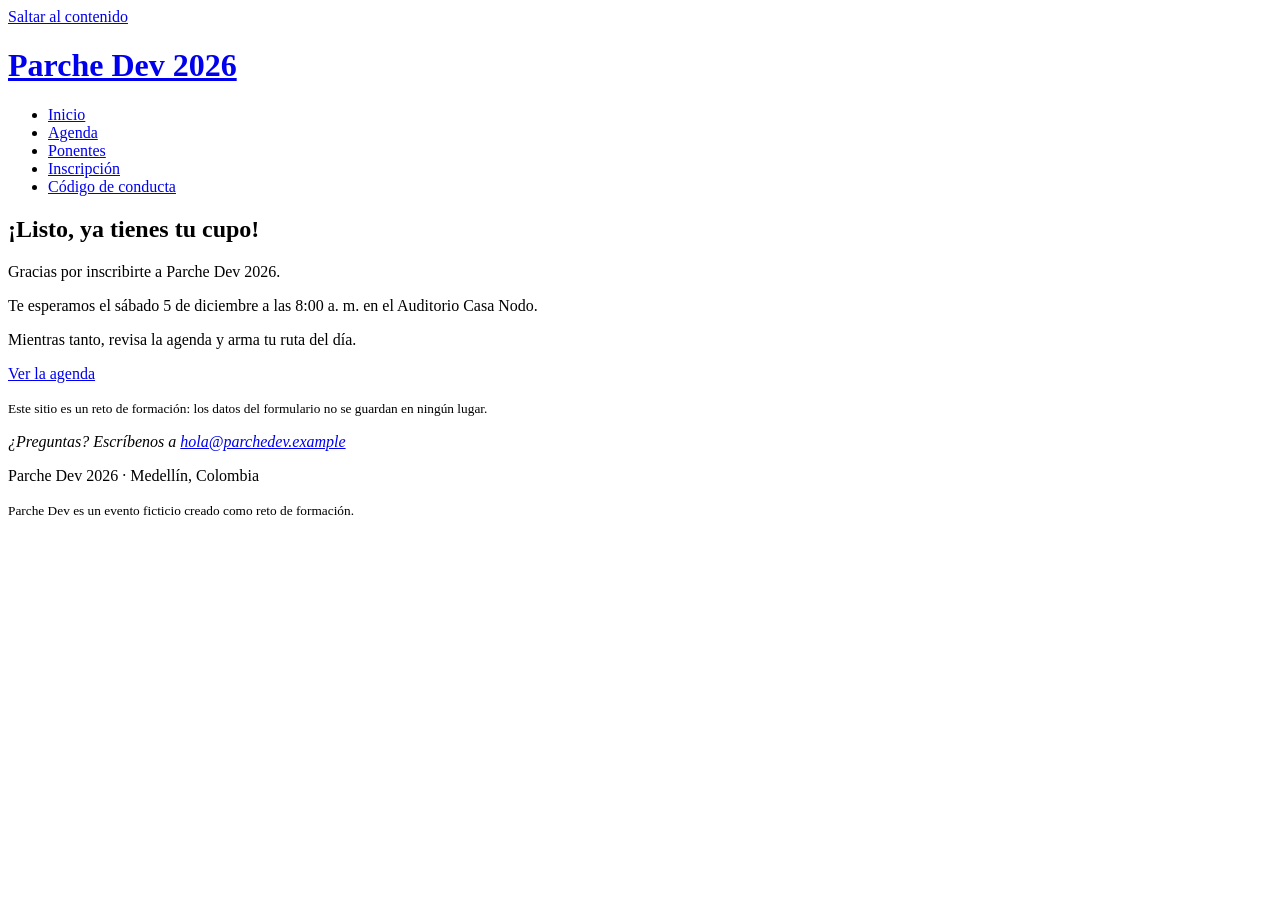
<file: parche-dev/gracias.html>
<!DOCTYPE html>
<html lang="es">
<head>
  <meta charset="UTF-8">
  <meta name="viewport" content="width=device-width, initial-scale=1.0">
  <title>Inscripción confirmada · Parche Dev 2026</title>
  <meta name="description" content="Tu inscripción a Parche Dev 2026 ha sido procesada con éxito. ¡Nos vemos en el evento!">
</head>
<body>

  <a href="#contenido">Saltar al contenido</a>

  <header>
    <h1>
      <a href="index.html">Parche Dev 2026</a>
    </h1>
    <nav>
      <ul>
        <li><a href="index.html">Inicio</a></li>
        <li><a href="agenda.html">Agenda</a></li>
        <li><a href="ponentes.html">Ponentes</a></li>
        <li><a href="inscripcion.html">Inscripción</a></li>
        <li><a href="conducta.html">Código de conducta</a></li>
      </ul>
    </nav>
  </header>

  <main id="contenido">
    <section>
      <h2>¡Listo, ya tienes tu cupo!</h2>
      <p>Gracias por inscribirte a Parche Dev 2026.</p>
      <p>Te esperamos el sábado 5 de diciembre a las 8:00 a. m. en el Auditorio Casa Nodo.</p>
      <p>Mientras tanto, revisa la agenda y arma tu ruta del día.</p>
      <p><a href="agenda.html">Ver la agenda</a></p>
      <p><small>Este sitio es un reto de formación: los datos del formulario no se guardan en ningún lugar.</small></p>
    </section>
  </main>

  <footer>
    <address>
      ¿Preguntas? Escríbenos a <a href="mailto:hola@parchedev.example">hola@parchedev.example</a>
    </address>
    <p>Parche Dev 2026 · Medellín, Colombia</p>
    <p><small>Parche Dev es un evento ficticio creado como reto de formación.</small></p>
  </footer>

</body>
</html>
</file>
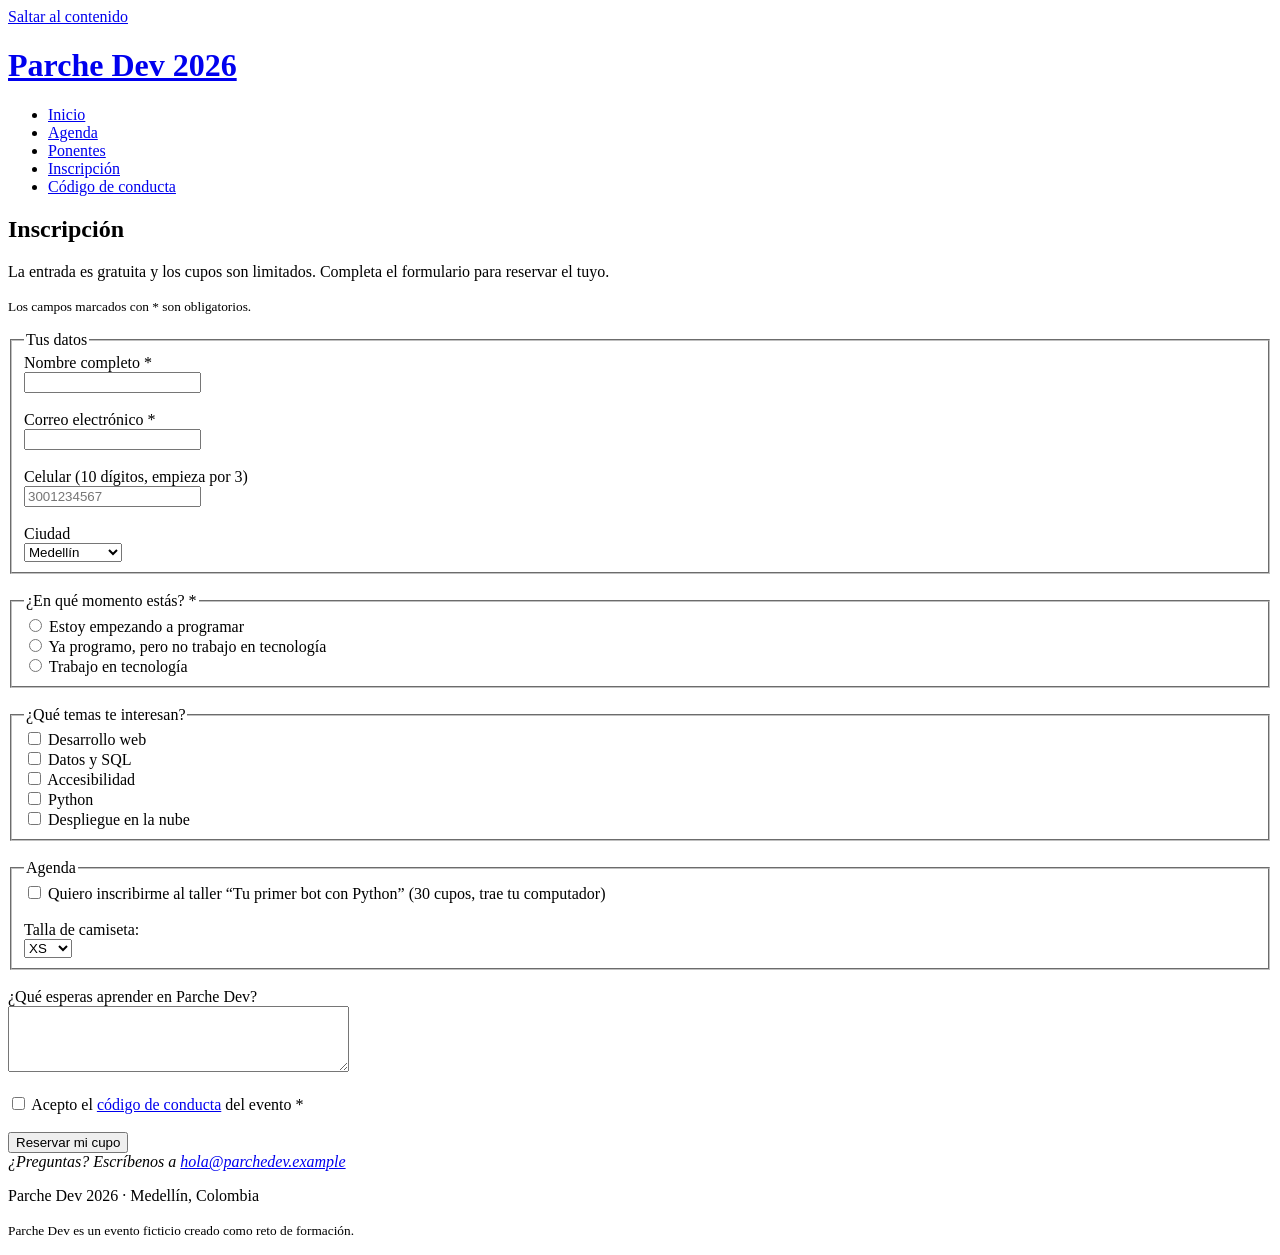
<file: parche-dev/inscripcion.html>
<!DOCTYPE html>
<html lang="es">
<head>
  <meta charset="UTF-8">
  <meta name="viewport" content="width=device-width, initial-scale=1.0">
  <title>Inscripción · Parche Dev 2026</title>
  <meta name="description" content="Inscríbete ahora a Parche Dev 2026. Asegura tu cupo en el evento de desarrollo de software más esperado de Medellín.">
</head>
<body>

  <a href="#contenido">Saltar al contenido</a>

  <header>
    <h1>
      <a href="index.html">Parche Dev 2026</a>
    </h1>
    <nav>
      <ul>
        <li><a href="index.html">Inicio</a></li>
        <li><a href="agenda.html">Agenda</a></li>
        <li><a href="ponentes.html">Ponentes</a></li>
        <li><a href="inscripcion.html" aria-current="page">Inscripción</a></li>
        <li><a href="conducta.html">Código de conducta</a></li>
      </ul>
    </nav>
  </header>

  <main id="contenido">
    <section>
      <h2>Inscripción</h2>
      <p>La entrada es gratuita y los cupos son limitados. Completa el formulario para reservar el tuyo.</p>
      <p><small>Los campos marcados con * son obligatorios.</small></p>

      <form action="gracias.html" method="get">

        <fieldset>
          <legend>Tus datos</legend>
          
          <div>
            <label for="nombre">Nombre completo *</label><br>
            <input type="text" id="nombre" name="nombre" autocomplete="name" required>
          </div>
          <br>

          <div>
            <label for="email">Correo electrónico *</label><br>
            <input type="email" id="email" name="email" autocomplete="email" required>
          </div>
          <br>

          <div>
            <label for="celular">Celular (10 dígitos, empieza por 3)</label><br>
            <input type="tel" id="celular" name="celular" autocomplete="tel" pattern="^3[0-9]{9}$" placeholder="3001234567">
          </div>
          <br>

          <div>
            <label for="ciudad">Ciudad</label><br>
            <select id="ciudad" name="ciudad">
              <option value="medellin">Medellín</option>
              <option value="bello">Bello</option>
              <option value="itagui">Itagüí</option>
              <option value="envigado">Envigado</option>
              <option value="sabaneta">Sabaneta</option>
              <option value="la-estrella">La Estrella</option>
              <option value="caldas">Caldas</option>
              <option value="copacabana">Copacabana</option>
              <option value="girardota">Girardota</option>
              <option value="barbosa">Barbosa</option>
              <option value="otra">Otra</option>
            </select>
          </div>
        </fieldset>
        <br>

        <fieldset>
          <legend>¿En qué momento estás? *</legend>
          <div>
            <input type="radio" id="momento-empezando" name="momento" value="empezando" required>
            <label for="momento-empezando">Estoy empezando a programar</label>
          </div>
          <div>
            <input type="radio" id="momento-no-trabaja" name="momento" value="no-trabaja">
            <label for="momento-no-trabaja">Ya programo, pero no trabajo en tecnología</label>
          </div>
          <div>
            <input type="radio" id="momento-trabaja" name="momento" value="trabaja">
            <label for="momento-trabaja">Trabajo en tecnología</label>
          </div>
        </fieldset>
        <br>

  
        <fieldset>
          <legend>¿Qué temas te interesan?</legend>
          <div>
            <input type="checkbox" id="tema-web" name="temas" value="web">
            <label for="tema-web">Desarrollo web</label>
          </div>
          <div>
            <input type="checkbox" id="tema-datos" name="temas" value="datos">
            <label for="tema-datos">Datos y SQL</label>
          </div>
          <div>
            <input type="checkbox" id="tema-accesibilidad" name="temas" value="accesibilidad">
            <label for="tema-accesibilidad">Accesibilidad</label>
          </div>
          <div>
            <input type="checkbox" id="tema-python" name="temas" value="python">
            <label for="tema-python">Python</label>
          </div>
          <div>
            <input type="checkbox" id="tema-cloud" name="temas" value="cloud">
            <label for="tema-cloud">Despliegue en la nube</label>
          </div>
        </fieldset>
        <br>

     
        <fieldset>
          <legend>Agenda</legend>
          <div>
            <input type="checkbox" id="check-taller-python" name="taller" value="python">
            <label for="check-taller-python">Quiero inscribirme al taller “Tu primer bot con Python” (30 cupos, trae tu computador)</label>
          </div>
          <br>
          <div>
            <label for="talla">Talla de camiseta:</label><br>
            <select id="talla" name="talla">
              <option value="xs">XS</option>
              <option value="s">S</option>
              <option value="m">M</option>
              <option value="l">L</option>
              <option value="xl">XL</option>
              <option value="xxl">XXL</option>
            </select>
          </div>
        </fieldset>
        <br>

        <div>
          <label for="expectativas">¿Qué esperas aprender en Parche Dev?</label><br>
          <textarea id="expectativas" name="expectativas" maxlength="300" rows="4" cols="40"></textarea>
        </div>
        <br>

        <div>
          <input type="checkbox" id="condiciones" name="condiciones" required>
          <label for="condiciones">Acepto el <a href="conducta.html">código de conducta</a> del evento *</label>
        </div>
        <br>

        <button type="submit">Reservar mi cupo</button>

      </form>
    </section>
  </main>

  <footer>
    <address>
      ¿Preguntas? Escríbenos a <a href="mailto:hola@parchedev.example">hola@parchedev.example</a>
    </address>
    <p>Parche Dev 2026 · Medellín, Colombia</p>
    <p><small>Parche Dev es un evento ficticio creado como reto de formación.</small></p>
  </footer>

</body>
</html>
</file>
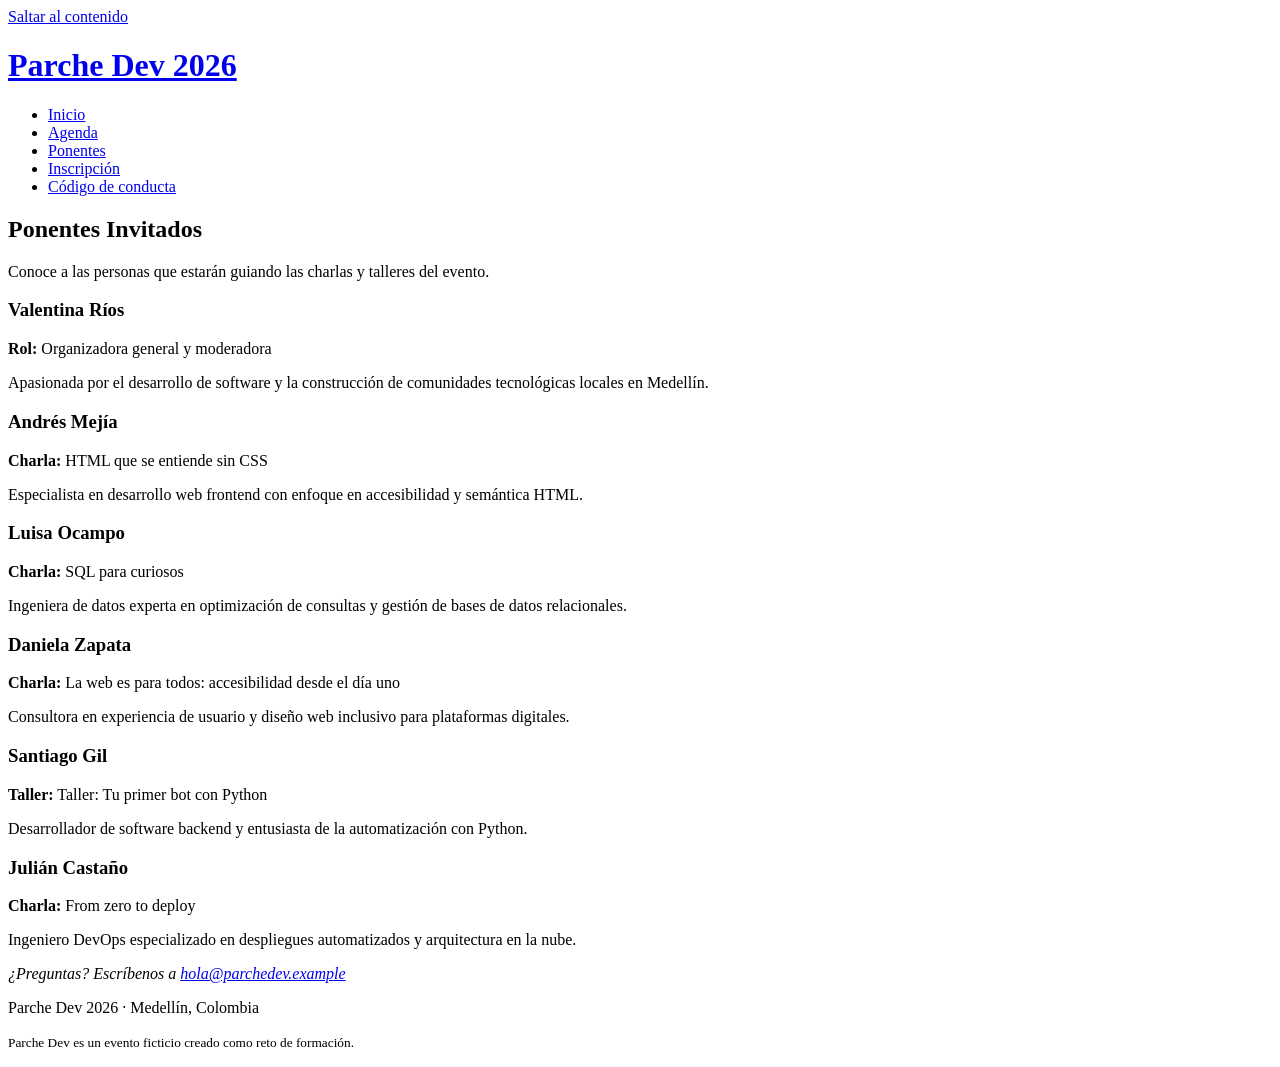
<file: parche-dev/ponentes.html>
<!DOCTYPE html>
<html lang="es">
<head>
  <meta charset="UTF-8">
  <meta name="viewport" content="width=device-width, initial-scale=1.0">
  <title>Ponentes · Parche Dev 2026</title>
  <meta name="description" content="Conoce a los expertos y referentes de la industria que compartirán sus conocimientos en Parche Dev 2026.">
</head>
<body>

  <a href="#contenido">Saltar al contenido</a>

  <header>
    <h1>
      <a href="index.html">Parche Dev 2026</a>
    </h1>
    <nav>
      <ul>
        <li><a href="index.html">Inicio</a></li>
        <li><a href="agenda.html">Agenda</a></li>
        <li><a href="ponentes.html" aria-current="page">Ponentes</a></li>
        <li><a href="inscripcion.html">Inscripción</a></li>
        <li><a href="conducta.html">Código de conducta</a></li>
      </ul>
    </nav>
  </header>

  <main id="contenido">
    <section>
      <h2>Ponentes Invitados</h2>
      <p>Conoce a las personas que estarán guiando las charlas y talleres del evento.</p>

      <article id="valentina-rios">
        <h3>Valentina Ríos</h3>
        <p><strong>Rol:</strong> Organizadora general y moderadora</p>
        <p>Apasionada por el desarrollo de software y la construcción de comunidades tecnológicas locales en Medellín.</p>
      </article>

      <article id="andres-mejia">
        <h3>Andrés Mejía</h3>
        <p><strong>Charla:</strong> HTML que se entiende sin CSS</p>
        <p>Especialista en desarrollo web frontend con enfoque en accesibilidad y semántica HTML.</p>
      </article>

      <article id="luisa-ocampo">
        <h3>Luisa Ocampo</h3>
        <p><strong>Charla:</strong> SQL para curiosos</p>
        <p>Ingeniera de datos experta en optimización de consultas y gestión de bases de datos relacionales.</p>
      </article>

      <article id="daniela-zapata">
        <h3>Daniela Zapata</h3>
        <p><strong>Charla:</strong> La web es para todos: accesibilidad desde el día uno</p>
        <p>Consultora en experiencia de usuario y diseño web inclusivo para plataformas digitales.</p>
      </article>

      <article id="santiago-gil">
        <h3>Santiago Gil</h3>
        <p><strong>Taller:</strong> Taller: Tu primer bot con Python</p>
        <p>Desarrollador de software backend y entusiasta de la automatización con Python.</p>
      </article>

      <article id="julian-castano">
        <h3>Julián Castaño</h3>
        <p><strong>Charla:</strong> <span lang="en">From zero to deploy</span></p>
        <p>Ingeniero DevOps especializado en despliegues automatizados y arquitectura en la nube.</p>
      </article>
    </section>
  </main>

  <footer>
    <address>
      ¿Preguntas? Escríbenos a <a href="mailto:hola@parchedev.example">hola@parchedev.example</a>
    </address>
    <p>Parche Dev 2026 · Medellín, Colombia</p>
    <p><small>Parche Dev es un evento ficticio creado como reto de formación.</small></p>
  </footer>

</body>
</html>
</file>
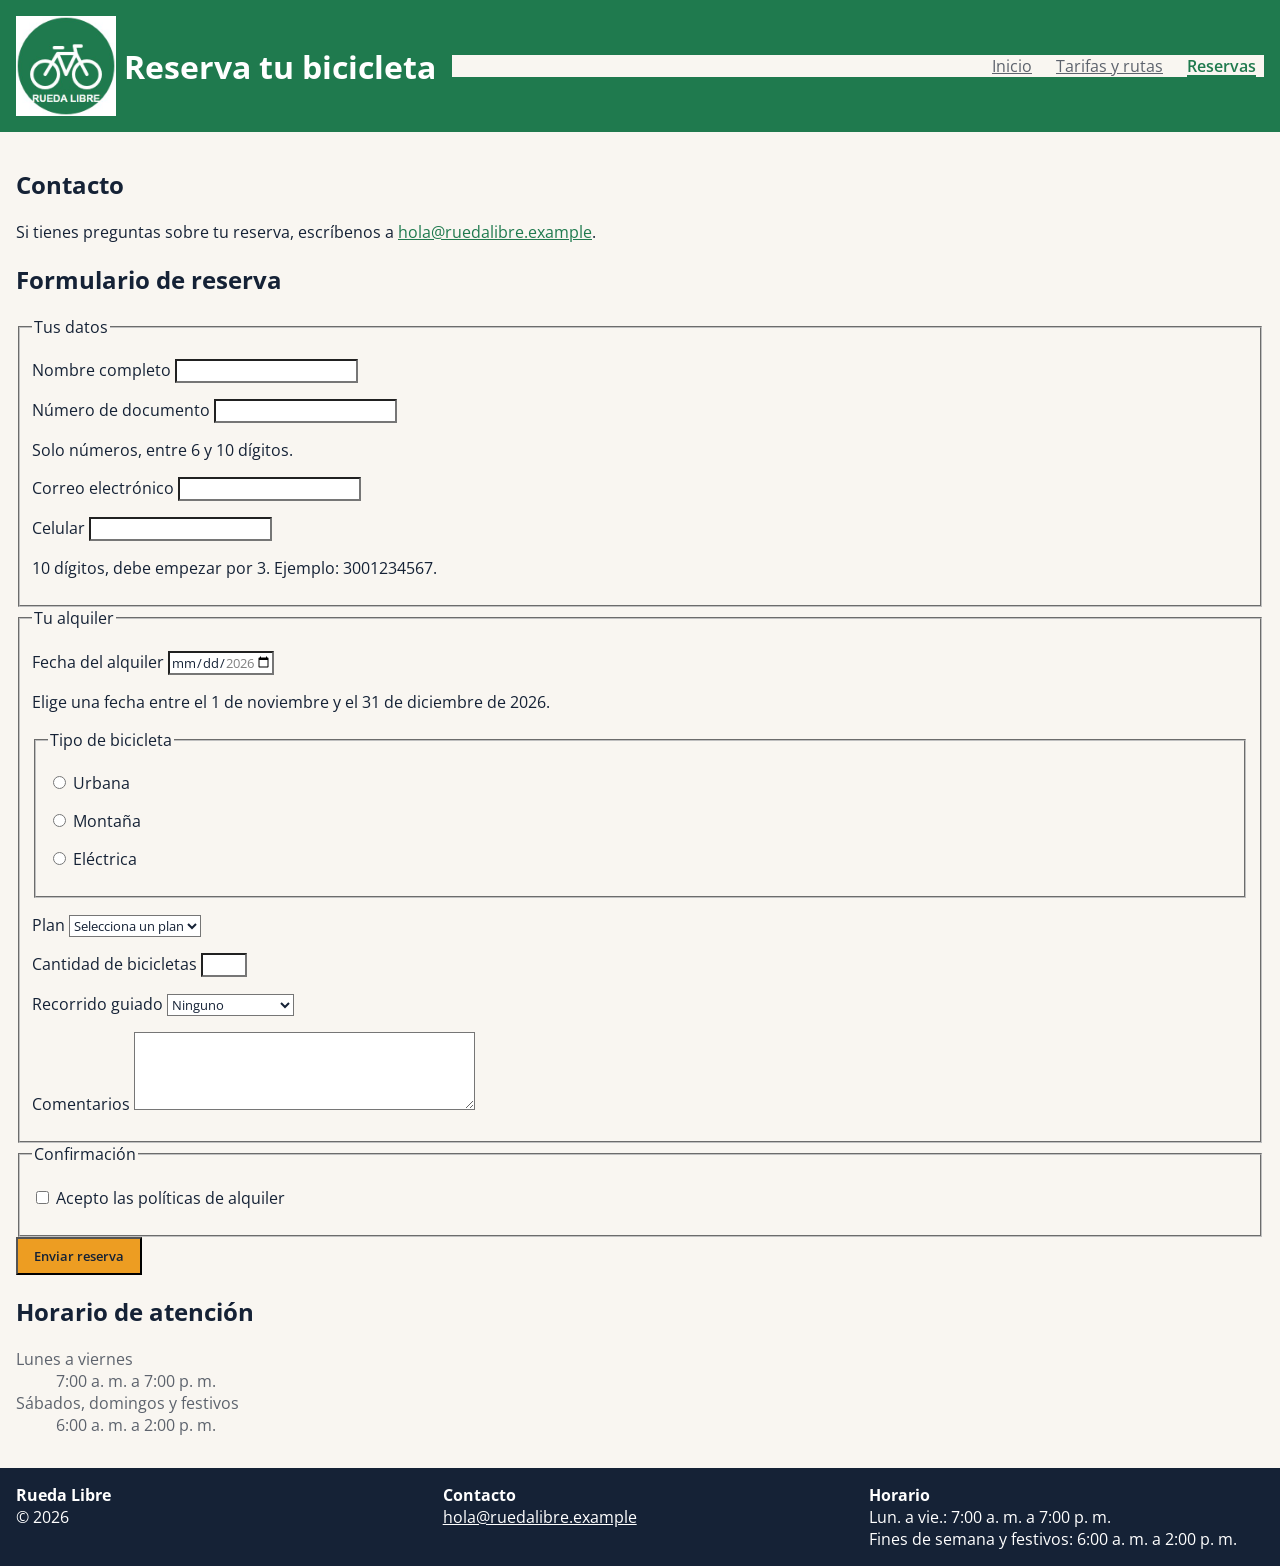
<file: Actividad-dia1-Rueda-Libre/paginas/reservas.html>
<!DOCTYPE html>
<html lang="es">
<head>
  <meta charset="UTF-8">
  <meta name="viewport" content="width=device-width, initial-scale=1.0">
  <meta name="description" content="Reserva tu bicicleta o recorrido guiado con Rueda Libre en Medellín mediante el formulario de reservas.">
  <title>Reservas | Rueda Libre - Bicicletas en Medellín</title>
  <link rel="preconnect" href="https://fonts.googleapis.com">
  <link rel="preconnect" href="https://fonts.gstatic.com" crossorigin>
  <link href="https://fonts.googleapis.com/css2?family=Montserrat:wght@700&family=Open+Sans:wght@400;600&display=swap" rel="stylesheet">
  <link rel="stylesheet" href="../css/styles.css">
</head>
<body>
  <header>
    <div class="header-layout">
      <div class="brand">
        <img src="../img/logo.jpg" alt="Logo de Rueda Libre: una bicicleta blanca dentro de un círculo verde" width="100">
        <h1>Reserva tu bicicleta</h1>
      </div>
      <nav aria-label="Navegación principal">
        <ul id="menu">
          <li><a href="../index.html">Inicio</a></li>
          <li><a href="tarifas.html">Tarifas y rutas</a></li>
          <li><a href="reservas.html" class="activo" aria-current="page">Reservas</a></li>
        </ul>
      </nav>
    </div>
  </header>

  <main>
    <section id="contacto">
      <h2>Contacto</h2>
      <p>
        Si tienes preguntas sobre tu reserva, escríbenos a
        <a href="mailto:hola@ruedalibre.example">hola@ruedalibre.example</a>.
      </p>
    </section>

    <section id="formulario-reserva">
      <h2>Formulario de reserva</h2>
      <form action="reservas.html" method="post">
        <fieldset>
          <legend>Tus datos</legend>

          <p>
            <label for="nombre">Nombre completo</label>
            <input type="text" id="nombre" name="nombre" required minlength="3">
          </p>
          <p>
            <label for="documento">Número de documento</label>
            <input type="text" id="documento" name="documento" required pattern="[0-9]{6,10}" title="Escribe solo números: entre 6 y 10 dígitos." aria-describedby="ayuda-documento">
          </p>
          <p id="ayuda-documento">Solo números, entre 6 y 10 dígitos.</p>
          <p>
            <label for="correo">Correo electrónico</label>
            <input type="email" id="correo" name="correo" required>
          </p>
          <p>
            <label for="celular">Celular</label>
            <input type="tel" id="celular" name="celular" required pattern="3[0-9]{9}" title="Escribe 10 dígitos y comienza por 3, por ejemplo 3001234567." aria-describedby="ayuda-celular">
          </p>
          <p id="ayuda-celular">10 dígitos, debe empezar por 3. Ejemplo: 3001234567.</p>
        </fieldset>

        <fieldset>
          <legend>Tu alquiler</legend>

          <p>
            <label for="fecha">Fecha del alquiler</label>
            <input type="date" id="fecha" name="fecha" required min="2026-11-01" max="2026-12-31" aria-describedby="ayuda-fecha">
          </p>
          <p id="ayuda-fecha">Elige una fecha entre el 1 de noviembre y el 31 de diciembre de 2026.</p>

          <fieldset>
            <legend>Tipo de bicicleta</legend>
            <p>
              <input type="radio" id="bicicleta-urbana" name="tipo-bicicleta" value="urbana" required>
              <label for="bicicleta-urbana">Urbana</label>
            </p>
            <p>
              <input type="radio" id="bicicleta-montana" name="tipo-bicicleta" value="montana">
              <label for="bicicleta-montana">Montaña</label>
            </p>
            <p>
              <input type="radio" id="bicicleta-electrica" name="tipo-bicicleta" value="electrica">
              <label for="bicicleta-electrica">Eléctrica</label>
            </p>
          </fieldset>

          <p>
            <label for="plan">Plan</label>
            <select id="plan" name="plan" required>
              <option value="" selected disabled>Selecciona un plan</option>
              <option value="1-hora">1 hora</option>
              <option value="medio-dia">Medio día</option>
              <option value="dia-completo">Día completo</option>
            </select>
          </p>
          <p>
            <label for="cantidad">Cantidad de bicicletas</label>
            <input type="number" id="cantidad" name="cantidad" required min="1" max="6">
          </p>
          <p>
            <label for="recorrido">Recorrido guiado</label>
            <select id="recorrido" name="recorrido">
              <option value="ninguno">Ninguno</option>
              <option value="rio-y-parques">Río y Parques</option>
              <option value="sabores-de-barrio">Sabores de Barrio</option>
              <option value="reto-las-palmas">Reto Las Palmas</option>
            </select>
          </p>
          <p>
            <label for="comentarios">Comentarios</label>
            <textarea id="comentarios" name="comentarios" rows="4" cols="40" maxlength="300"></textarea>
          </p>
        </fieldset>

        <fieldset>
          <legend>Confirmación</legend>
          <p>
            <input type="checkbox" id="politicas" name="politicas" value="aceptadas" required>
            <label for="politicas">Acepto las políticas de alquiler</label>
          </p>
        </fieldset>

        <button type="submit">Enviar reserva</button>
      </form>
    </section>

    <section id="horario">
      <h2>Horario de atención</h2>
      <aside>
        <dl>
          <dt>Lunes a viernes</dt>
          <dd>7:00 a. m. a 7:00 p. m.</dd>
          <dt>Sábados, domingos y festivos</dt>
          <dd>6:00 a. m. a 2:00 p. m.</dd>
        </dl>
      </aside>
    </section>
  </main>

  <footer>
    <div class="footer-section">
      <p><strong>Rueda Libre</strong><br>&copy; 2026</p>
    </div>
    <div class="footer-section">
      <p><strong>Contacto</strong><br><a href="mailto:hola@ruedalibre.example">hola@ruedalibre.example</a></p>
    </div>
    <div class="footer-section">
      <p><strong>Horario</strong><br>Lun. a vie.: 7:00 a. m. a 7:00 p. m.<br>Fines de semana y festivos: 6:00 a. m. a 2:00 p. m.</p>
    </div>
  </footer>
</body>
</html>
</file>
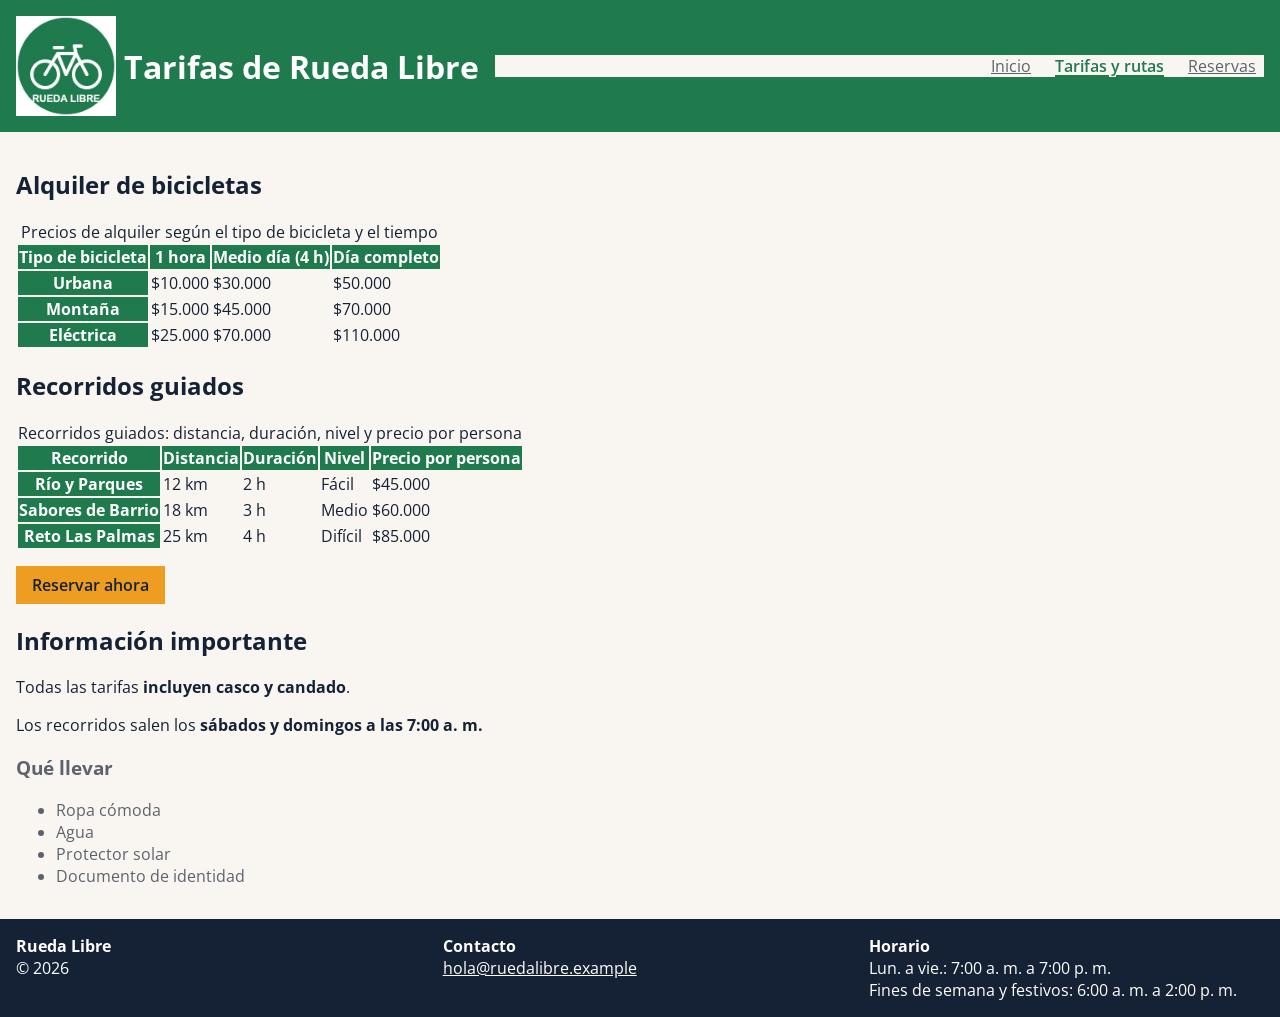
<file: Actividad-dia1-Rueda-Libre/paginas/tarifas.html>
<!DOCTYPE html>
<html lang="es">
<head>
  <meta charset="UTF-8">
  <meta name="viewport" content="width=device-width, initial-scale=1.0">
  <meta name="description" content="Tarifas de Rueda Libre: precios de alquiler de bicicletas urbanas, de montaña y eléctricas, y de recorridos guiados por Medellín.">
  <title>Tarifas | Rueda Libre - Bicicletas en Medellín</title>
  <link rel="preconnect" href="https://fonts.googleapis.com">
  <link rel="preconnect" href="https://fonts.gstatic.com" crossorigin>
  <link href="https://fonts.googleapis.com/css2?family=Montserrat:wght@700&family=Open+Sans:wght@400;600&display=swap" rel="stylesheet">
  <link rel="stylesheet" href="../css/styles.css">
</head>
<body>
  <header>
    <div class="header-layout">
      <div class="brand">
        <img src="../img/logo.jpg" alt="Logo de Rueda Libre: una bicicleta blanca dentro de un círculo verde" width="100">
        <h1>Tarifas de Rueda Libre</h1>
      </div>
      <nav aria-label="Navegación principal">
        <ul id="menu">
          <li><a href="../index.html">Inicio</a></li>
          <li><a href="tarifas.html" class="activo" aria-current="page">Tarifas y rutas</a></li>
          <li><a href="reservas.html">Reservas</a></li>
        </ul>
      </nav>
    </div>
  </header>

  <main>
    <section id="alquiler">
      <h2>Alquiler de bicicletas</h2>
      <table>
        <caption>Precios de alquiler según el tipo de bicicleta y el tiempo</caption>
        <thead>
          <tr>
            <th scope="col">Tipo de bicicleta</th>
            <th scope="col">1 hora</th>
            <th scope="col">Medio día (4 h)</th>
            <th scope="col">Día completo</th>
          </tr>
        </thead>
        <tbody>
          <tr>
            <th scope="row">Urbana</th>
            <td>$10.000</td>
            <td>$30.000</td>
            <td>$50.000</td>
          </tr>
          <tr>
            <th scope="row">Montaña</th>
            <td>$15.000</td>
            <td>$45.000</td>
            <td>$70.000</td>
          </tr>
          <tr>
            <th scope="row">Eléctrica</th>
            <td>$25.000</td>
            <td>$70.000</td>
            <td>$110.000</td>
          </tr>
        </tbody>
      </table>
    </section>

    <section id="recorridos">
      <h2>Recorridos guiados</h2>
      <table>
        <caption>Recorridos guiados: distancia, duración, nivel y precio por persona</caption>
        <thead>
          <tr>
            <th scope="col">Recorrido</th>
            <th scope="col">Distancia</th>
            <th scope="col">Duración</th>
            <th scope="col">Nivel</th>
            <th scope="col">Precio por persona</th>
          </tr>
        </thead>
        <tbody>
          <tr>
            <th scope="row">Río y Parques</th>
            <td>12 km</td>
            <td>2 h</td>
            <td>Fácil</td>
            <td>$45.000</td>
          </tr>
          <tr>
            <th scope="row">Sabores de Barrio</th>
            <td>18 km</td>
            <td>3 h</td>
            <td>Medio</td>
            <td>$60.000</td>
          </tr>
          <tr>
            <th scope="row">Reto Las Palmas</th>
            <td>25 km</td>
            <td>4 h</td>
            <td>Difícil</td>
            <td>$85.000</td>
          </tr>
        </tbody>
      </table>
      <p><a class="cta" href="reservas.html">Reservar ahora</a></p>
    </section>

    <section id="informacion">
      <h2>Información importante</h2>
      <p>Todas las tarifas <strong>incluyen casco y candado</strong>.</p>
      <p>Los recorridos salen los <strong>sábados y domingos a las 7:00 a. m.</strong></p>
      <aside>
        <h3>Qué llevar</h3>
        <ul>
          <li>Ropa cómoda</li>
          <li>Agua</li>
          <li>Protector solar</li>
          <li>Documento de identidad</li>
        </ul>
      </aside>
    </section>
  </main>

  <footer>
    <div class="footer-section">
      <p><strong>Rueda Libre</strong><br>&copy; 2026</p>
    </div>
    <div class="footer-section">
      <p><strong>Contacto</strong><br><a href="mailto:hola@ruedalibre.example">hola@ruedalibre.example</a></p>
    </div>
    <div class="footer-section">
      <p><strong>Horario</strong><br>Lun. a vie.: 7:00 a. m. a 7:00 p. m.<br>Fines de semana y festivos: 6:00 a. m. a 2:00 p. m.</p>
    </div>
  </footer>
</body>
</html>
</file>
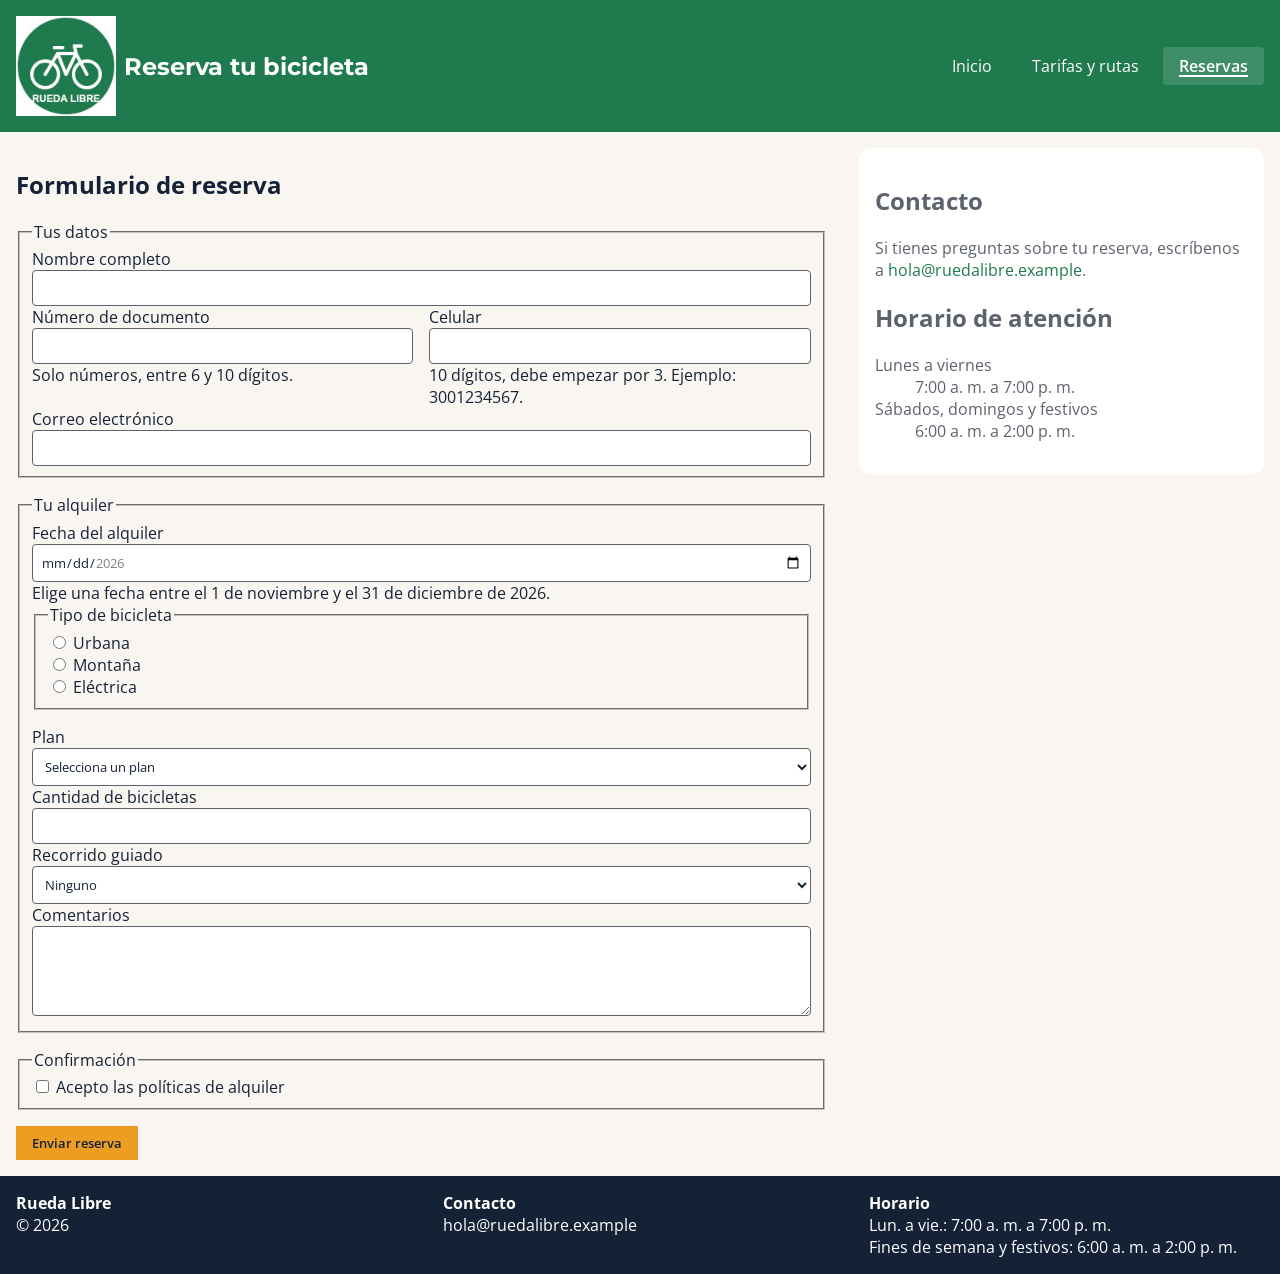
<file: Rueda-Libre/paginas/reservas.html>
<!DOCTYPE html>
<html lang="es">
<head>
  <meta charset="UTF-8">
  <meta name="viewport" content="width=device-width, initial-scale=1.0">
  <meta name="description" content="Reserva tu bicicleta o recorrido guiado con Rueda Libre en Medellín mediante el formulario de reservas.">
  <title>Reservas | Rueda Libre - Bicicletas en Medellín</title>
  <link rel="preconnect" href="https://fonts.googleapis.com">
  <link rel="preconnect" href="https://fonts.gstatic.com" crossorigin>
  <link href="https://fonts.googleapis.com/css2?family=Montserrat:wght@700&family=Open+Sans:wght@400;600&display=swap" rel="stylesheet">
  <link rel="stylesheet" href="../css/styles.css">
</head>
<body>
  <header>
    <div class="header-layout">
      <div class="brand">
        <img src="../img/logo.jpg" alt="Logo de Rueda Libre: una bicicleta blanca dentro de un círculo verde" width="100">
        <h1>Reserva tu bicicleta</h1>
      </div>
      <nav aria-label="Navegación principal">
        <ul id="menu">
          <li><a href="../index.html">Inicio</a></li>
          <li><a href="tarifas.html">Tarifas y rutas</a></li>
          <li><a href="reservas.html" class="activo" aria-current="page">Reservas</a></li>
        </ul>
      </nav>
    </div>
  </header>

  <main>
    <div class="booking-layout">
      <section id="formulario-reserva">
        <h2>Formulario de reserva</h2>
        <form action="reservas.html" method="post">
          <fieldset>
            <legend>Tus datos</legend>

            <p>
              <label for="nombre">Nombre completo</label>
              <input type="text" id="nombre" name="nombre" required minlength="3">
            </p>
            <div class="form-row">
              <div class="form-field">
                <p>
                  <label for="documento">Número de documento</label>
                  <input type="text" id="documento" name="documento" required pattern="[0-9]{6,10}" title="Escribe solo números: entre 6 y 10 dígitos." aria-describedby="ayuda-documento">
                </p>
                <p id="ayuda-documento">Solo números, entre 6 y 10 dígitos.</p>
              </div>
              <div class="form-field">
                <p>
                  <label for="celular">Celular</label>
                  <input type="tel" id="celular" name="celular" required pattern="3[0-9]{9}" title="Escribe 10 dígitos y comienza por 3, por ejemplo 3001234567." aria-describedby="ayuda-celular">
                </p>
                <p id="ayuda-celular">10 dígitos, debe empezar por 3. Ejemplo: 3001234567.</p>
              </div>
            </div>
            <p>
              <label for="correo">Correo electrónico</label>
              <input type="email" id="correo" name="correo" required>
            </p>
          </fieldset>

          <fieldset>
            <legend>Tu alquiler</legend>

            <p>
              <label for="fecha">Fecha del alquiler</label>
              <input type="date" id="fecha" name="fecha" required min="2026-11-01" max="2026-12-31" aria-describedby="ayuda-fecha">
            </p>
            <p id="ayuda-fecha">Elige una fecha entre el 1 de noviembre y el 31 de diciembre de 2026.</p>

            <fieldset>
              <legend>Tipo de bicicleta</legend>
              <p>
                <input type="radio" id="bicicleta-urbana" name="tipo-bicicleta" value="urbana" required>
                <label for="bicicleta-urbana">Urbana</label>
              </p>
              <p>
                <input type="radio" id="bicicleta-montana" name="tipo-bicicleta" value="montana">
                <label for="bicicleta-montana">Montaña</label>
              </p>
              <p>
                <input type="radio" id="bicicleta-electrica" name="tipo-bicicleta" value="electrica">
                <label for="bicicleta-electrica">Eléctrica</label>
              </p>
            </fieldset>

            <p>
              <label for="plan">Plan</label>
              <select id="plan" name="plan" required>
                <option value="" selected disabled>Selecciona un plan</option>
                <option value="1-hora">1 hora</option>
                <option value="medio-dia">Medio día</option>
                <option value="dia-completo">Día completo</option>
              </select>
            </p>
            <p>
              <label for="cantidad">Cantidad de bicicletas</label>
              <input type="number" id="cantidad" name="cantidad" required min="1" max="6">
            </p>
            <p>
              <label for="recorrido">Recorrido guiado</label>
              <select id="recorrido" name="recorrido">
                <option value="ninguno">Ninguno</option>
                <option value="rio-y-parques">Río y Parques</option>
                <option value="sabores-de-barrio">Sabores de Barrio</option>
                <option value="reto-las-palmas">Reto Las Palmas</option>
              </select>
            </p>
            <p>
              <label for="comentarios">Comentarios</label>
              <textarea id="comentarios" name="comentarios" rows="4" cols="40" maxlength="300"></textarea>
            </p>
          </fieldset>

          <fieldset>
            <legend>Confirmación</legend>
            <p>
              <input type="checkbox" id="politicas" name="politicas" value="aceptadas" required>
              <label for="politicas">Acepto las políticas de alquiler</label>
            </p>
          </fieldset>

          <button type="submit" name="enviar" value="reserva">Enviar reserva</button>
        </form>
      </section>

      <aside class="booking-info">
        <section id="contacto">
          <h2>Contacto</h2>
          <p>
            Si tienes preguntas sobre tu reserva, escríbenos a
            <a href="mailto:hola@ruedalibre.example">hola@ruedalibre.example</a>.
          </p>
        </section>
        <section id="horario">
          <h2>Horario de atención</h2>
          <dl>
            <dt>Lunes a viernes</dt>
            <dd>7:00 a. m. a 7:00 p. m.</dd>
            <dt>Sábados, domingos y festivos</dt>
            <dd>6:00 a. m. a 2:00 p. m.</dd>
          </dl>
        </section>
      </aside>
    </div>
  </main>

  <footer>
    <div class="footer-section">
      <p><strong>Rueda Libre</strong><br>&copy; 2026</p>
    </div>
    <address class="footer-section">
      <p><strong>Contacto</strong><br><a href="mailto:hola@ruedalibre.example">hola@ruedalibre.example</a></p>
    </address>
    <div class="footer-section">
      <p><strong>Horario</strong><br>Lun. a vie.: 7:00 a. m. a 7:00 p. m.<br>Fines de semana y festivos: 6:00 a. m. a 2:00 p. m.</p>
    </div>
  </footer>
</body>
</html>
</file>
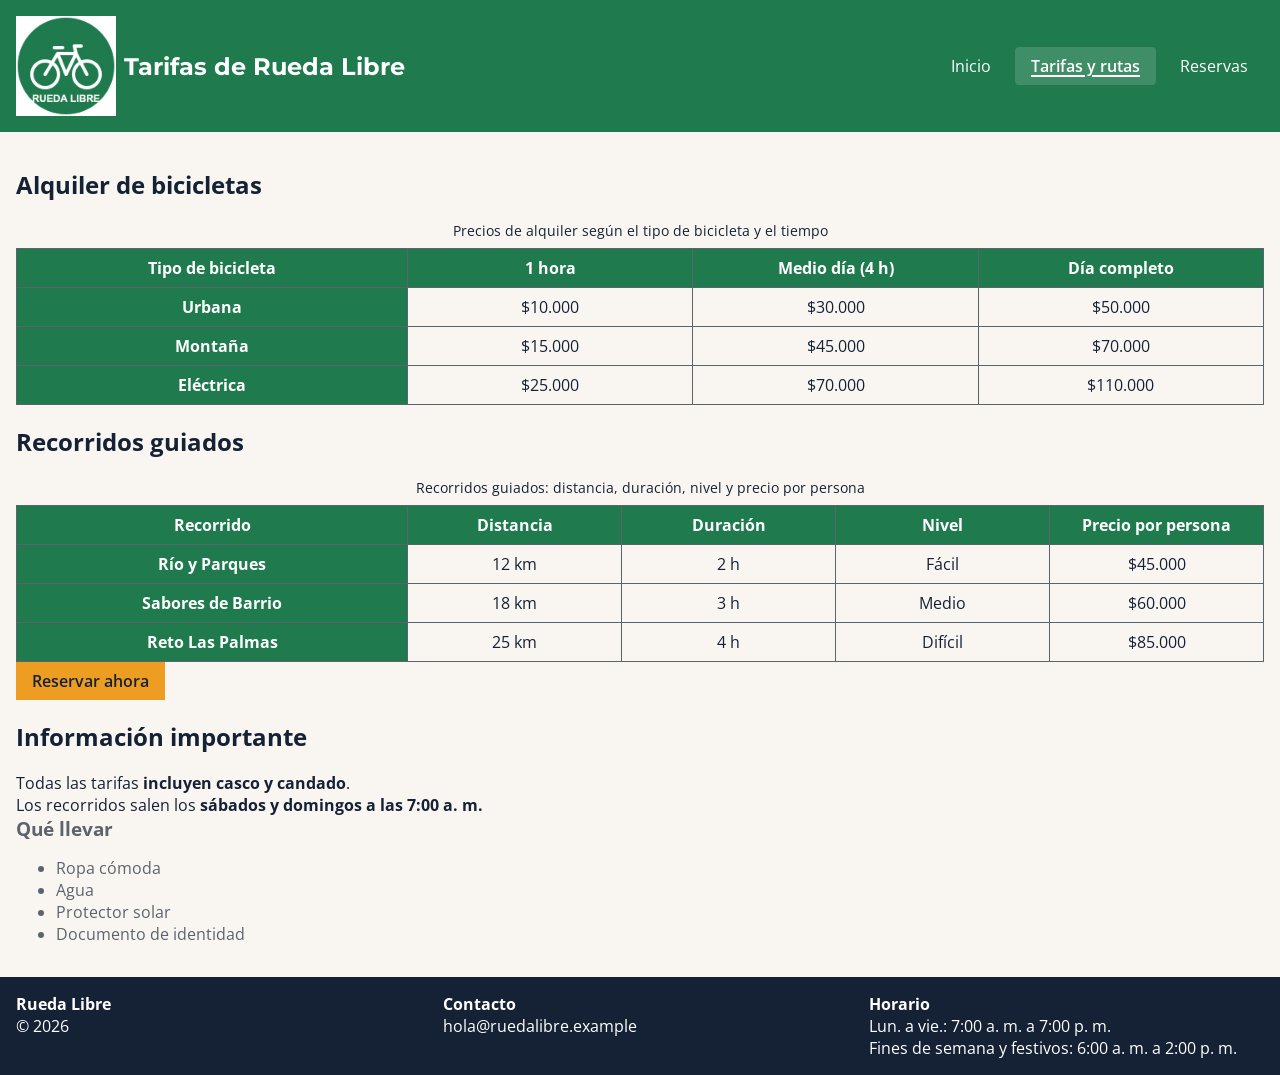
<file: Rueda-Libre/paginas/tarifas.html>
<!DOCTYPE html>
<html lang="es">
<head>
  <meta charset="UTF-8">
  <meta name="viewport" content="width=device-width, initial-scale=1.0">
  <meta name="description" content="Tarifas de Rueda Libre: precios de alquiler de bicicletas urbanas, de montaña y eléctricas, y de recorridos guiados por Medellín.">
  <title>Tarifas | Rueda Libre - Bicicletas en Medellín</title>
  <link rel="preconnect" href="https://fonts.googleapis.com">
  <link rel="preconnect" href="https://fonts.gstatic.com" crossorigin>
  <link href="https://fonts.googleapis.com/css2?family=Montserrat:wght@700&family=Open+Sans:wght@400;600&display=swap" rel="stylesheet">
  <link rel="stylesheet" href="../css/styles.css">
</head>
<body>
  <header>
    <div class="header-layout">
      <div class="brand">
        <img src="../img/logo.jpg" alt="Logo de Rueda Libre: una bicicleta blanca dentro de un círculo verde" width="100">
        <h1>Tarifas de Rueda Libre</h1>
      </div>
      <nav aria-label="Navegación principal">
        <ul id="menu">
          <li><a href="../index.html">Inicio</a></li>
          <li><a href="tarifas.html" class="activo" aria-current="page">Tarifas y rutas</a></li>
          <li><a href="reservas.html">Reservas</a></li>
        </ul>
      </nav>
    </div>
  </header>

  <main>
    <section id="alquiler">
      <h2>Alquiler de bicicletas</h2>
      <table>
        <caption>Precios de alquiler según el tipo de bicicleta y el tiempo</caption>
        <thead>
          <tr>
            <th scope="col">Tipo de bicicleta</th>
            <th scope="col">1 hora</th>
            <th scope="col">Medio día (4 h)</th>
            <th scope="col">Día completo</th>
          </tr>
        </thead>
        <tbody>
          <tr>
            <th scope="row">Urbana</th>
            <td>$10.000</td>
            <td>$30.000</td>
            <td>$50.000</td>
          </tr>
          <tr>
            <th scope="row">Montaña</th>
            <td>$15.000</td>
            <td>$45.000</td>
            <td>$70.000</td>
          </tr>
          <tr>
            <th scope="row">Eléctrica</th>
            <td>$25.000</td>
            <td>$70.000</td>
            <td>$110.000</td>
          </tr>
        </tbody>
      </table>
    </section>

    <section id="recorridos">
      <h2>Recorridos guiados</h2>
      <table>
        <caption>Recorridos guiados: distancia, duración, nivel y precio por persona</caption>
        <thead>
          <tr>
            <th scope="col">Recorrido</th>
            <th scope="col">Distancia</th>
            <th scope="col">Duración</th>
            <th scope="col">Nivel</th>
            <th scope="col">Precio por persona</th>
          </tr>
        </thead>
        <tbody>
          <tr>
            <th scope="row">Río y Parques</th>
            <td>12 km</td>
            <td>2 h</td>
            <td>Fácil</td>
            <td>$45.000</td>
          </tr>
          <tr>
            <th scope="row">Sabores de Barrio</th>
            <td>18 km</td>
            <td>3 h</td>
            <td>Medio</td>
            <td>$60.000</td>
          </tr>
          <tr>
            <th scope="row">Reto Las Palmas</th>
            <td>25 km</td>
            <td>4 h</td>
            <td>Difícil</td>
            <td>$85.000</td>
          </tr>
        </tbody>
      </table>
      <p><a class="cta" href="reservas.html">Reservar ahora</a></p>
    </section>

    <section id="informacion">
      <h2>Información importante</h2>
      <p>Todas las tarifas <strong>incluyen casco y candado</strong>.</p>
      <p>Los recorridos salen los <strong>sábados y domingos a las 7:00 a. m.</strong></p>
      <aside>
        <h3>Qué llevar</h3>
        <ul>
          <li>Ropa cómoda</li>
          <li>Agua</li>
          <li>Protector solar</li>
          <li>Documento de identidad</li>
        </ul>
      </aside>
    </section>
  </main>

  <footer>
    <div class="footer-section">
      <p><strong>Rueda Libre</strong><br>&copy; 2026</p>
    </div>
    <address class="footer-section">
      <p><strong>Contacto</strong><br><a href="mailto:hola@ruedalibre.example">hola@ruedalibre.example</a></p>
    </address>
    <div class="footer-section">
      <p><strong>Horario</strong><br>Lun. a vie.: 7:00 a. m. a 7:00 p. m.<br>Fines de semana y festivos: 6:00 a. m. a 2:00 p. m.</p>
    </div>
  </footer>
</body>
</html>
</file>
<file: Actividad-dia1-Rueda-Libre/css/styles.css>
:root {
  --color-verde-ruta: #1F7A4E;
  --color-naranja-pedal: #ED9D22;
  --color-azul-noche: #152236;
  --color-gris-asfalto: #5D636D;
  --color-crema: #F9F6F1;
  --color-blanco: #FFFFFF;

  --font-heading: 'Montserrat', Arial, sans-serif;
  --font-body: 'Open Sans', Arial, sans-serif;

  --space-sm: 0.5rem;
  --space-md: 1rem;
  --space-lg: 2rem;
}

body {
  margin: 0;
  color: var(--color-azul-noche);
  background-color: var(--color-crema);
  font-family: var(--font-body);
}

img {
  max-width: 100%;
  height: auto;
}

h1 {
  display: flex;
}

header {
  padding: var(--space-md);
  color: var(--color-blanco);
  background-color: var(--color-verde-ruta);
}

.header-layout {
  display: flex;
  flex-wrap: wrap;
  justify-content: space-between;
  align-items: center;
  gap: var(--space-md);
}

.brand {
  display: flex;
  align-items: center;
  gap: var(--space-sm);
}

.brand h1 {
  margin: 0;
}

header nav {
  flex: 1 1 20rem;
  min-width: 0;
}

main {
  padding: var(--space-md);
}

#flota .fleet-grid {
  display: grid;
  grid-template-columns: repeat(auto-fit, minmax(16rem, 1fr));
  gap: var(--space-md);
}

.bike-card {
  box-sizing: border-box;
  display: flex;
  flex-direction: column;
  justify-content: space-between;
  gap: var(--space-sm);
  padding: var(--space-md);
  border: 1px solid var(--color-gris-asfalto);
  border-radius: 0.75rem;
  background-color: var(--color-blanco);
}

.bike-card img {
  width: 100%;
  height: 11rem;
  border-radius: 0.5rem;
  object-fit: cover;
}

.bike-card h3,
.bike-card p {
  margin: 0;
}

.bike-price {
  display: flex;
  flex-wrap: wrap;
  justify-content: space-between;
  gap: var(--space-sm);
}

.bike-card .cta {
  align-self: flex-start;
  margin-top: auto;
}

a {
  color: var(--color-verde-ruta);
}

#menu {
  display: flex;
  flex-wrap: wrap;
  justify-content: flex-end;
  align-items: center;
  gap: var(--space-sm);
  margin: 0;
  padding: 0;
  background-color: var(--color-crema);
  list-style: none;
}

#menu a {
  padding: var(--space-sm);
  color: var(--color-gris-asfalto);
}

.activo {
  color: var(--color-verde-ruta);
  font-weight: 600;
}

#menu a.activo {
  color: var(--color-verde-ruta);
  text-decoration: underline;
  text-decoration-thickness: 0.15em;
  text-underline-offset: 0.2em;
}

#menu a:hover,
#menu a:focus {
  color: var(--color-azul-noche);
  background-color: var(--color-naranja-pedal);
}

a:hover {
  color: var(--color-azul-noche);
}

a:focus,
button:focus {
  outline: 3px solid var(--color-azul-noche);
  outline-offset: 3px;
}

#menu a:focus {
  outline: 3px solid var(--color-azul-noche);
  outline-offset: 3px;
}

.cta {
  display: inline-block;
  padding: var(--space-sm) var(--space-md);
  color: var(--color-azul-noche);
  background-color: var(--color-naranja-pedal);
  font-weight: 600;
  text-decoration: none;
}

.cta:hover,
.cta:focus {
  color: var(--color-blanco);
  background-color: var(--color-verde-ruta);
}

.cta:hover:focus {
  outline-color: var(--color-blanco);
  outline-offset: -3px;
}

header a,
footer a {
  color: var(--color-blanco);
}

footer a:hover {
  color: var(--color-azul-noche);
  background-color: var(--color-naranja-pedal);
  text-decoration: underline;
}

footer a:focus {
  color: var(--color-azul-noche);
  background-color: var(--color-naranja-pedal);
  outline-color: var(--color-blanco);
}

th {
  color: var(--color-blanco);
  background-color: var(--color-verde-ruta);
}

aside {
  color: var(--color-gris-asfalto);
}

button {
  padding: var(--space-sm) var(--space-md);
  color: var(--color-azul-noche);
  background-color: var(--color-naranja-pedal);
  font-family: var(--font-body);
  font-weight: 600;
}

button:hover {
  color: var(--color-blanco);
  background-color: var(--color-verde-ruta);
}

button:hover:focus {
  outline-color: var(--color-blanco);
  outline-offset: -3px;
}

input,
select,
textarea {
  color: var(--color-azul-noche);
  background-color: var(--color-blanco);
  font-family: var(--font-body);
}

input:hover,
select:hover,
textarea:hover {
  border-color: var(--color-verde-ruta);
}

input:focus,
select:focus,
textarea:focus {
  outline: 3px solid var(--color-verde-ruta);
  outline-offset: 2px;
}

form p:focus-within {
  outline: 3px solid var(--color-verde-ruta);
  outline-offset: 2px;
}

footer {
  display: flex;
  flex-direction: row;
  flex-wrap: wrap;
  justify-content: space-between;
  align-items: flex-start;
  gap: var(--space-lg);
  padding: var(--space-md);
  color: var(--color-blanco);
  background-color: var(--color-azul-noche);
}

.footer-section {
  flex: 1 1 12rem;
}

.footer-section p {
  margin: 0;
}
</file>
<file: Portafolio/css/styles.css>
*,
*::before,
*::after {
  margin: 0;
  padding: 0;
  box-sizing: border-box;
}

:root {
  --bg-color: #0f172a;
  --card-bg: #1e293b;
  --card-border: #334155;
  --text-main: #f8fafc;
  --text-muted: #94a3b8;
  --accent-color: #38bdf8;
  --accent-hover: #0284c7;
  --accent-glow: rgba(56, 189, 248, 0.25);
  --note-bg: rgba(2, 132, 199, 0.08);
  --note-border: #38bdf8;
  --font-family: 'Segoe UI', system-ui, -apple-system, BlinkMacSystemFont, Roboto, sans-serif;
  --transition: all 0.3s cubic-bezier(0.4, 0, 0.2, 1);
  --shadow-sm: 0 4px 6px -1px rgba(0, 0, 0, 0.3);
  --shadow-lg: 0 10px 25px -5px rgba(0, 0, 0, 0.5);
}

html {
  scroll-behavior: smooth;
}

body {
  font-family: var(--font-family);
  background-color: var(--bg-color);
  color: var(--text-main);
  line-height: 1.6;
  min-height: 100vh;
  display: flex;
  flex-direction: column;
}

header {
  background-color: rgba(15, 23, 42, 0.95);
  backdrop-filter: blur(10px);
  border-bottom: 1px solid var(--card-border);
  padding: 3rem 1.5rem 2rem;
  text-align: center;
  position: sticky;
  top: 0;
  z-index: 100;
}

.header-container {
  max-width: 900px;
  margin: 0 auto;
}

header h1 {
  font-size: 2.5rem;
  font-weight: 800;
  letter-spacing: -0.025em;
  background: linear-gradient(135deg, #ffffff 0%, var(--accent-color) 100%);
  background-clip: text;
  -webkit-background-clip: text;
  -webkit-text-fill-color: transparent;
  margin-bottom: 0.25rem;
}

header .subtitle {
  font-size: 1.15rem;
  color: var(--accent-color);
  font-weight: 500;
  margin-bottom: 1.5rem;
  letter-spacing: 0.05em;
  text-transform: uppercase;
}

nav ul {
  list-style: none;
  display: flex;
  justify-content: center;
  gap: 1.5rem;
  flex-wrap: wrap;
}

nav a {
  color: var(--text-muted);
  text-decoration: none;
  font-weight: 600;
  font-size: 0.95rem;
  padding: 0.5rem 1rem;
  border-radius: 20px;
  border: 1px solid transparent;
  transition: var(--transition);
}

nav a:hover {
  color: var(--accent-color);
  background-color: rgba(56, 189, 248, 0.1);
  border-color: rgba(56, 189, 248, 0.3);
}

main {
  max-width: 900px;
  width: 100%;
  margin: 2.5rem auto;
  padding: 0 1.5rem;
  flex: 1;
}

.card-section {
  background-color: var(--card-bg);
  border: 1px solid var(--card-border);
  border-radius: 16px;
  padding: 2rem;
  margin-bottom: 2rem;
  box-shadow: var(--shadow-sm);
  transition: var(--transition);
}

.card-section:hover {
  border-color: rgba(56, 189, 248, 0.4);
  box-shadow: var(--shadow-lg);
}

h2 {
  font-size: 1.6rem;
  font-weight: 700;
  color: var(--text-main);
  margin-bottom: 1.25rem;
  display: flex;
  align-items: center;
  gap: 0.5rem;
}

h2::before {
  content: '';
  display: inline-block;
  width: 4px;
  height: 1.4rem;
  background-color: var(--accent-color);
  border-radius: 4px;
}

.academic-note {
  background-color: var(--note-bg);
  border-left: 3px solid var(--note-border);
  color: var(--text-muted);
  padding: 0.75rem 1rem;
  border-radius: 0 8px 8px 0;
  font-size: 0.875rem;
  margin-bottom: 1.25rem;
}

.academic-note strong {
  color: var(--accent-color);
}

.card-section p {
  color: #cbd5e1;
  font-size: 1rem;
  line-height: 1.7;
}

.experience-item h3 {
  font-size: 1.25rem;
  color: var(--text-main);
}

.experience-item .company {
  color: var(--accent-color);
  font-size: 0.9rem;
  margin-bottom: 0.75rem;
  font-weight: 500;
}

.projects-grid {
  display: grid;
  grid-template-columns: repeat(auto-fit, minmax(280px, 1fr));
  gap: 1.5rem;
  margin-top: 1rem;
}

.project-card {
  background-color: #0f172a;
  border: 1px solid var(--card-border);
  border-radius: 12px;
  overflow: hidden;
  display: flex;
  flex-direction: column;
  transition: var(--transition);
}

.project-card:hover {
  transform: translateY(-5px);
  border-color: var(--accent-color);
  box-shadow: 0 10px 20px var(--accent-glow);
}

.project-card img {
  width: 100%;
  height: 200px;
  object-fit: cover;
  border-bottom: 1px solid var(--card-border);
  transition: var(--transition);
}

.project-card:hover img {
  opacity: 0.9;
}

.project-content {
  padding: 1.5rem;
  display: flex;
  flex-direction: column;
  flex-grow: 1;
}

.project-content h3 {
  font-size: 1.2rem;
  color: var(--text-main);
  margin-bottom: 0.5rem;
}

.project-content p {
  font-size: 0.925rem;
  color: var(--text-muted);
  margin-bottom: 1.5rem;
  flex-grow: 1;
}

.btn-live {
  display: inline-block;
  text-align: center;
  background-color: var(--accent-color);
  color: #0f172a;
  font-weight: 700;
  padding: 0.75rem 1.25rem;
  border-radius: 8px;
  text-decoration: none;
  font-size: 0.9rem;
  transition: var(--transition);
}

.btn-live:hover {
  background-color: #7dd3fc;
  box-shadow: 0 0 12px var(--accent-glow);
}

footer {
  border-top: 1px solid var(--card-border);
  padding: 2rem 1rem;
  text-align: center;
  color: var(--text-muted);
  font-size: 0.875rem;
  background-color: #0b1120;
}

@media (max-width: 640px) {
  header {
    padding: 2rem 1rem 1.5rem;
  }

  header h1 {
    font-size: 1.8rem;
  }

  header .subtitle {
    font-size: 0.95rem;
  }

  nav ul {
    gap: 0.5rem;
  }

  nav a {
    padding: 0.4rem 0.8rem;
    font-size: 0.85rem;
  }

  main {
    padding: 0 1rem;
    margin: 1.5rem auto;
  }

  .card-section {
    padding: 1.25rem;
  }

  .project-card img {
    height: 160px;
  }
}
</file>
<file: Rueda-Libre/css/styles.css>
/* ==========================================================================
   1. VARIABLES Y CONFIGURACIÓN GLOBAL
   ========================================================================= */
:root {
  --color-verde-ruta: #1F7A4E;
  --color-naranja-pedal: #ED9D22;
  --color-azul-noche: #152236;
  --color-gris-asfalto: #5D636D;
  --color-crema: #F9F6F1;
  --color-blanco: #FFFFFF;

  --font-heading: 'Montserrat', Arial, sans-serif;
  --font-body: 'Open Sans', Arial, sans-serif;

  --space-sm: 0.5rem;
  --space-md: 1rem;
  --space-lg: 2rem;
}

/* ==========================================================================
   2. ESTILOS BASE Y TIPOGRAFÍA
   ========================================================================= */
body {
  margin: 0;
  color: var(--color-azul-noche);
  background-color: var(--color-crema);
  font-family: var(--font-body);
}

img {
  max-width: 100%;
  height: auto;
}

h1 {
  margin: 0;
}

h3, p {
  margin: 0;
}

a {
  color: var(--color-verde-ruta);
  text-decoration: none;
}

aside {
  color: var(--color-gris-asfalto);
}

th {
  color: var(--color-blanco);
  background-color: var(--color-verde-ruta);
}

table {
  width: 100%;
  table-layout: fixed;
  border-collapse: collapse;
  font-size: 0.75rem;
}

caption {
  margin-bottom: var(--space-sm);
  font-size: 0.9rem;
}

th,
td {
  padding: 0.35rem 0.2rem;
  border: 1px solid var(--color-gris-asfalto);
  overflow-wrap: anywhere;
  text-align: center;
}

table tr > :first-child {
  width: 30%;
}

/* ==========================================================================
   3. LAYOUT GENERAL (Estructura de la Página)
   ========================================================================= */
header {
  padding: var(--space-md);
  color: var(--color-blanco);
  background-color: var(--color-verde-ruta);
}

.header-layout {
  display: flex;
  flex-direction: column;
  align-items: center;
  gap: var(--space-sm);
}

.brand {
  display: flex;
  flex-direction: column;
  align-items: center;
  gap: var(--space-sm);
}

.brand img {
  width: 4rem;
}

.brand h1 {
  margin: 0;
  color: var(--color-blanco);
  font-family: var(--font-heading);
  font-size: 1.25rem;
  text-align: center;
}

header nav {
  width: 100%;
}

main {
  padding: var(--space-md);
}

footer {
  display: flex;
  flex-direction: column;
  gap: var(--space-lg);
  padding: var(--space-md);
  color: var(--color-blanco);
  background-color: var(--color-azul-noche);
}

footer address {
  margin: 0;
  font-style: normal;
}

.footer-section {
  flex: 0 1 auto;
}

.footer-section p {
  margin: 0;
}

/* ==========================================================================
   4. COMPONENTES Y SECCIONES
   ========================================================================= */
/* Hero */
.hero-layout {
  display: grid;
  grid-template-columns: minmax(0, 1fr);
  align-items: center;
  gap: var(--space-lg);
  padding: var(--space-lg) 0;
}

.hero-image {
  width: 100%;
  border-radius: 0.75rem;
  object-fit: cover;
}

/* Rutas */
.route-grid {
  display: grid;
  grid-template-columns: minmax(0, 1fr);
  gap: var(--space-md);
}

.route-card {
  display: flex;
  flex-direction: column;
  gap: var(--space-sm);
  padding: var(--space-md);
  border: 1px solid var(--color-gris-asfalto);
  border-radius: 0.75rem;
  background-color: var(--color-blanco);
}

.route-card img {
  width: 100%;
  height: 12rem;
  border-radius: 0.5rem;
  object-fit: cover;
}

/* Flota de Bicicletas */
#flota .fleet-grid {
  display: grid;
  grid-template-columns: repeat(auto-fit, minmax(16rem, 1fr));
  gap: var(--space-md);
}

.bike-card {
  box-sizing: border-box;
  display: flex;
  flex-direction: column;
  justify-content: space-between;
  gap: var(--space-sm);
  padding: var(--space-md);
  border: 1px solid var(--color-gris-asfalto);
  border-radius: 0.75rem;
  background-color: var(--color-blanco);
}

.bike-card img {
  width: 100%;
  height: 11rem;
  border-radius: 0.5rem;
  object-fit: cover;
}

.bike-price {
  display: flex;
  flex-wrap: wrap;
  justify-content: space-between;
  gap: var(--space-sm);
}

.bike-card .cta {
  align-self: flex-start;
  margin-top: auto;
}

/* Reservas y Formularios */
.booking-layout {
  display: grid;
  grid-template-columns: minmax(0, 1fr);
  gap: var(--space-lg);
  align-items: start;
}

.booking-info {
  padding: var(--space-md);
  border-radius: 0.75rem;
  background-color: var(--color-blanco);
}

.form-row {
  display: flex;
  flex-direction: column;
  align-items: flex-start;
  gap: 0;
}

.form-field {
  flex: 1 1 0;
  min-width: 0;
  width: 100%;
}

.form-field p {
  margin-top: 0;
}

#formulario-reserva fieldset {
  margin-bottom: var(--space-md);
}

#formulario-reserva > form > fieldset > p > label,
.form-field label {
  display: block;
}

#formulario-reserva input[type="checkbox"] + label {
  display: inline;
}

#formulario-reserva input:not([type="radio"]):not([type="checkbox"]),
#formulario-reserva select,
#formulario-reserva textarea {
  box-sizing: border-box;
  width: 100%;
}

/* ==========================================================================
   5. NAVEGACIÓN (#menu)
   ========================================================================= */
#menu {
  display: flex;
  flex-wrap: wrap;
  justify-content: center;
  align-items: center;
  gap: var(--space-sm);
  margin: 0;
  padding: 0;
  background-color: transparent; /* Fondo transparente para integrarse con el header */
  list-style: none;
}

#menu li {
  margin: 0;
}

#menu a {
  padding: var(--space-sm) var(--space-md);
  color: var(--color-blanco); /* Enlaces blancos sobre la barra verde */
  text-decoration: none;
  font-family: var(--font-body);
  border-radius: 4px;
  transition: background-color 0.2s ease, color 0.2s ease;
}

#menu a.activo {
  color: var(--color-blanco);
  background-color: rgba(255, 255, 255, 0.15);
  font-weight: 600;
  text-decoration: underline;
  text-decoration-thickness: 0.15em;
  text-underline-offset: 0.2em;
}

#menu a:hover,
#menu a:focus {
  color: var(--color-azul-noche);
  background-color: var(--color-naranja-pedal);
}

/* ==========================================================================
   6. INTERACTIVIDAD, BOTONES Y FORMULARIOS (Estados Hover / Focus)
   ========================================================================= */
.cta,
button {
  display: inline-block;
  padding: var(--space-sm) var(--space-md);
  color: var(--color-azul-noche);
  background-color: var(--color-naranja-pedal);
  font-family: var(--font-body);
  font-weight: 600;
  text-decoration: none;
  border: none;
  cursor: pointer;
}

.cta:hover,
.cta:focus,
button:hover {
  color: var(--color-blanco);
  background-color: var(--color-verde-ruta);
}

.cta:hover:focus,
button:hover:focus {
  outline-color: var(--color-blanco);
  outline-offset: -3px;
}

input,
select,
textarea {
  color: var(--color-azul-noche);
  background-color: var(--color-blanco);
  font-family: var(--font-body);
  border: 1px solid var(--color-gris-asfalto);
  padding: var(--space-sm);
  border-radius: 4px;
}

input:hover,
select:hover,
textarea:hover {
  border-color: var(--color-verde-ruta);
}

input:focus,
select:focus,
textarea:focus {
  outline: 3px solid var(--color-verde-ruta);
  outline-offset: 2px;
}

form p:focus-within {
  outline: 3px solid var(--color-verde-ruta);
  outline-offset: 2px;
}

/* Enlaces generales en cabecera y pie */
header a {
  color: var(--color-blanco);
}

footer a {
  color: var(--color-blanco);
}

a:hover {
  color: var(--color-azul-noche);
}

footer a:hover {
  color: var(--color-azul-noche);
  background-color: var(--color-naranja-pedal);
  text-decoration: underline;
}

footer a:focus {
  color: var(--color-azul-noche);
  background-color: var(--color-naranja-pedal);
  outline-color: var(--color-blanco);
}

a:focus,
button:focus,
#menu a:focus {
  outline: 3px solid var(--color-azul-noche);
  outline-offset: 3px;
}

/* ==========================================================================
   7. MEDIA QUERIES (Diseño Mobile-first)
   ========================================================================= */
@media (min-width: 768px) {
  .header-layout {
    flex-direction: row;
    justify-content: space-between;
    gap: var(--space-md);
  }

  .brand {
    flex-direction: row;
  }

  .brand img {
    width: 100px;
  }

  .brand h1 {
    font-size: 1.5rem;
    text-align: left;
  }

  header nav {
    flex: 1 1 20rem;
    min-width: 0;
  }

  #menu {
    justify-content: flex-end;
  }

  footer {
    flex-direction: row;
    flex-wrap: wrap;
    justify-content: space-between;
    align-items: flex-start;
  }

  .footer-section {
    flex: 1 1 12rem;
  }

  .hero-layout {
    grid-template-columns: repeat(2, minmax(0, 1fr));
  }

  .route-grid {
    grid-template-columns: repeat(2, minmax(0, 1fr));
  }

  .form-row {
    flex-direction: row;
    gap: var(--space-md);
  }

  .form-field {
    width: auto;
  }

  table {
    font-size: 1rem;
  }

  th,
  td {
    padding: var(--space-sm);
  }
}

@media (min-width: 1200px) {
  .route-grid {
    grid-template-columns: repeat(3, minmax(0, 1fr));
  }

  .booking-layout {
    grid-template-columns: minmax(0, 2fr) minmax(0, 1fr);
  }
}
</file>
